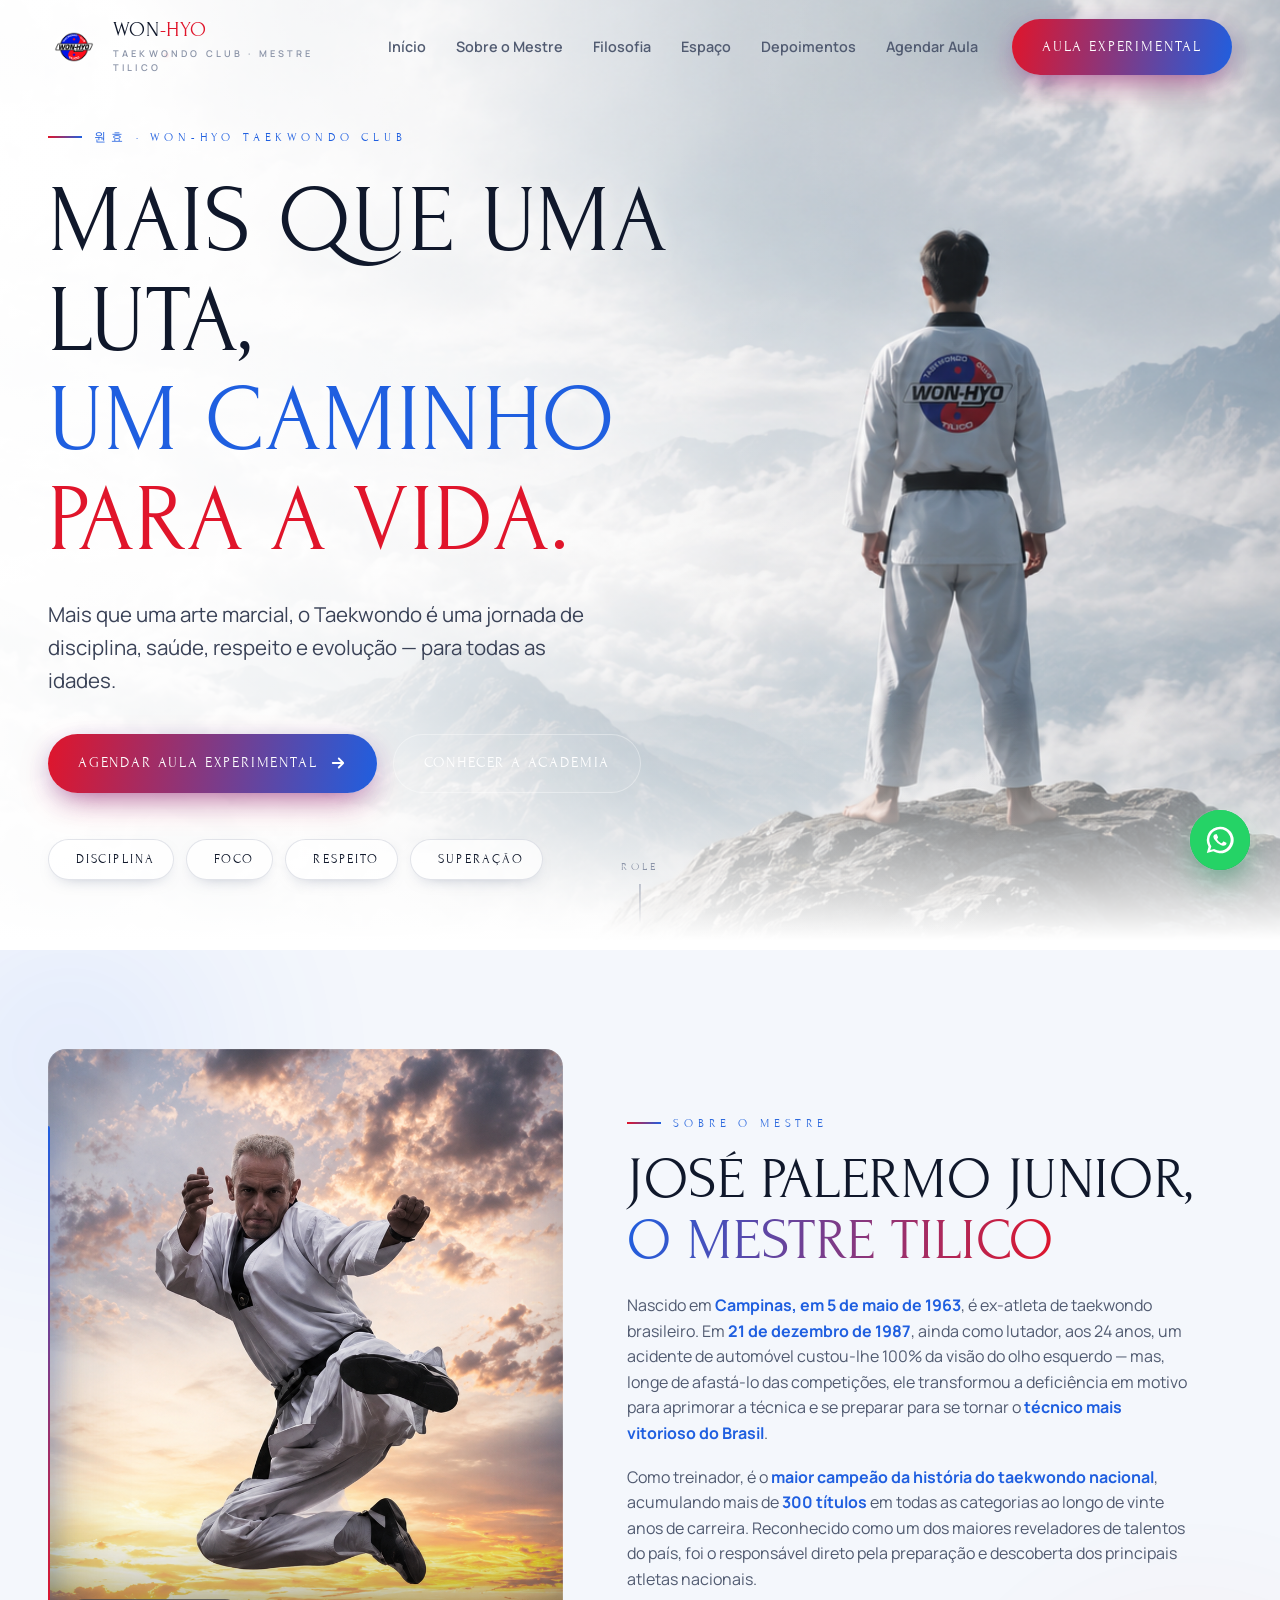
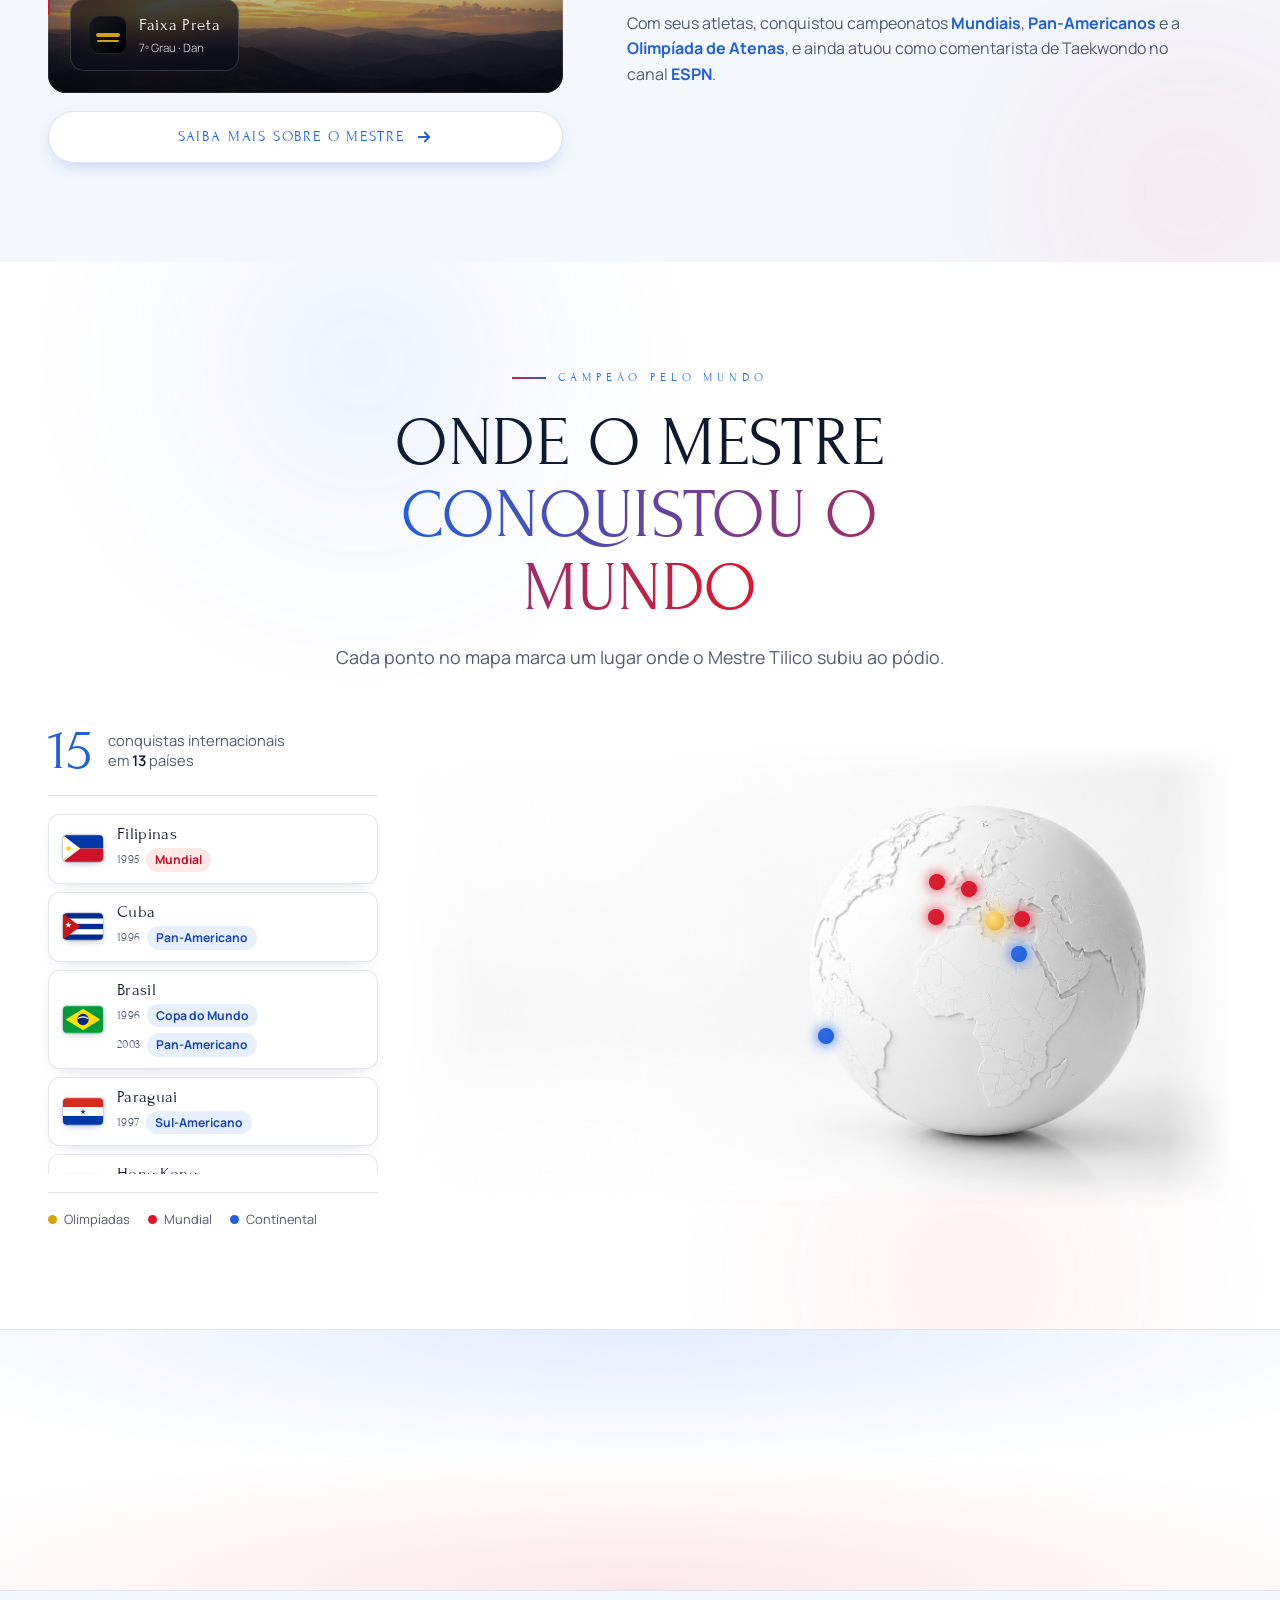
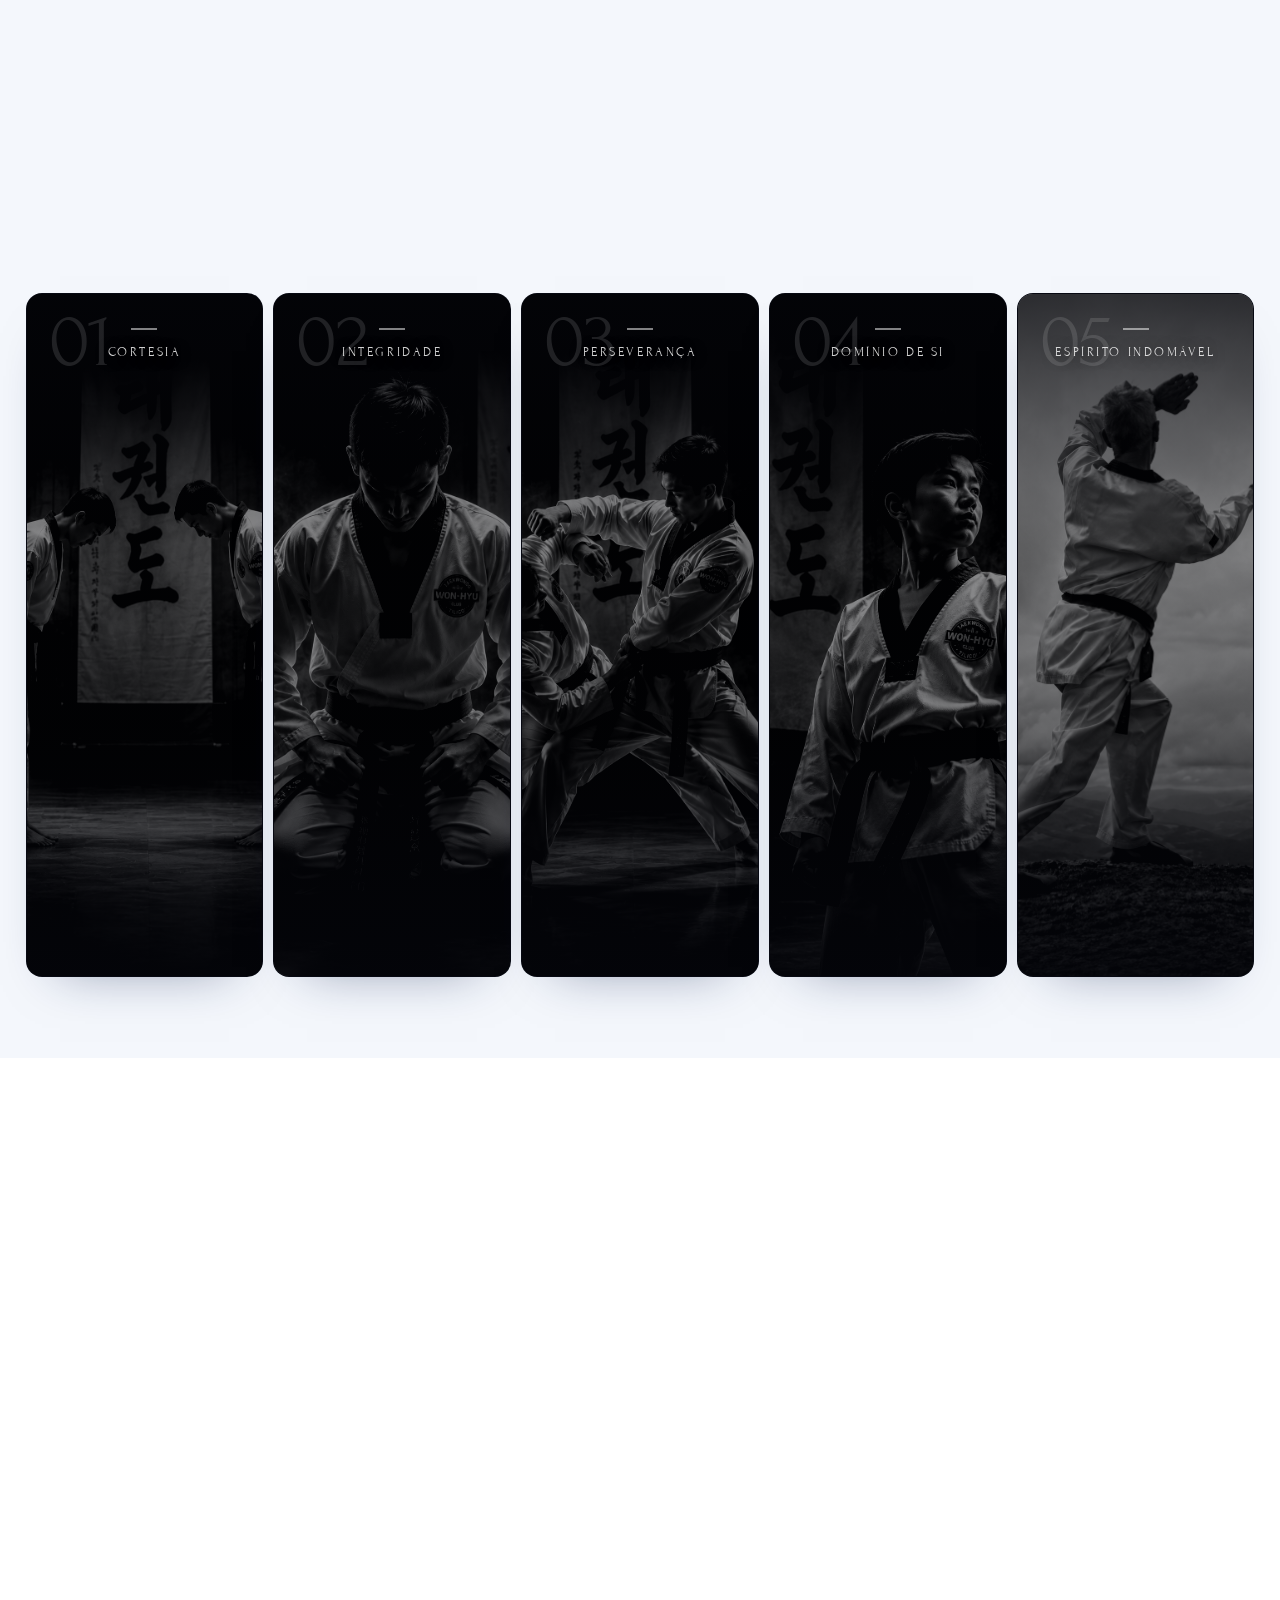
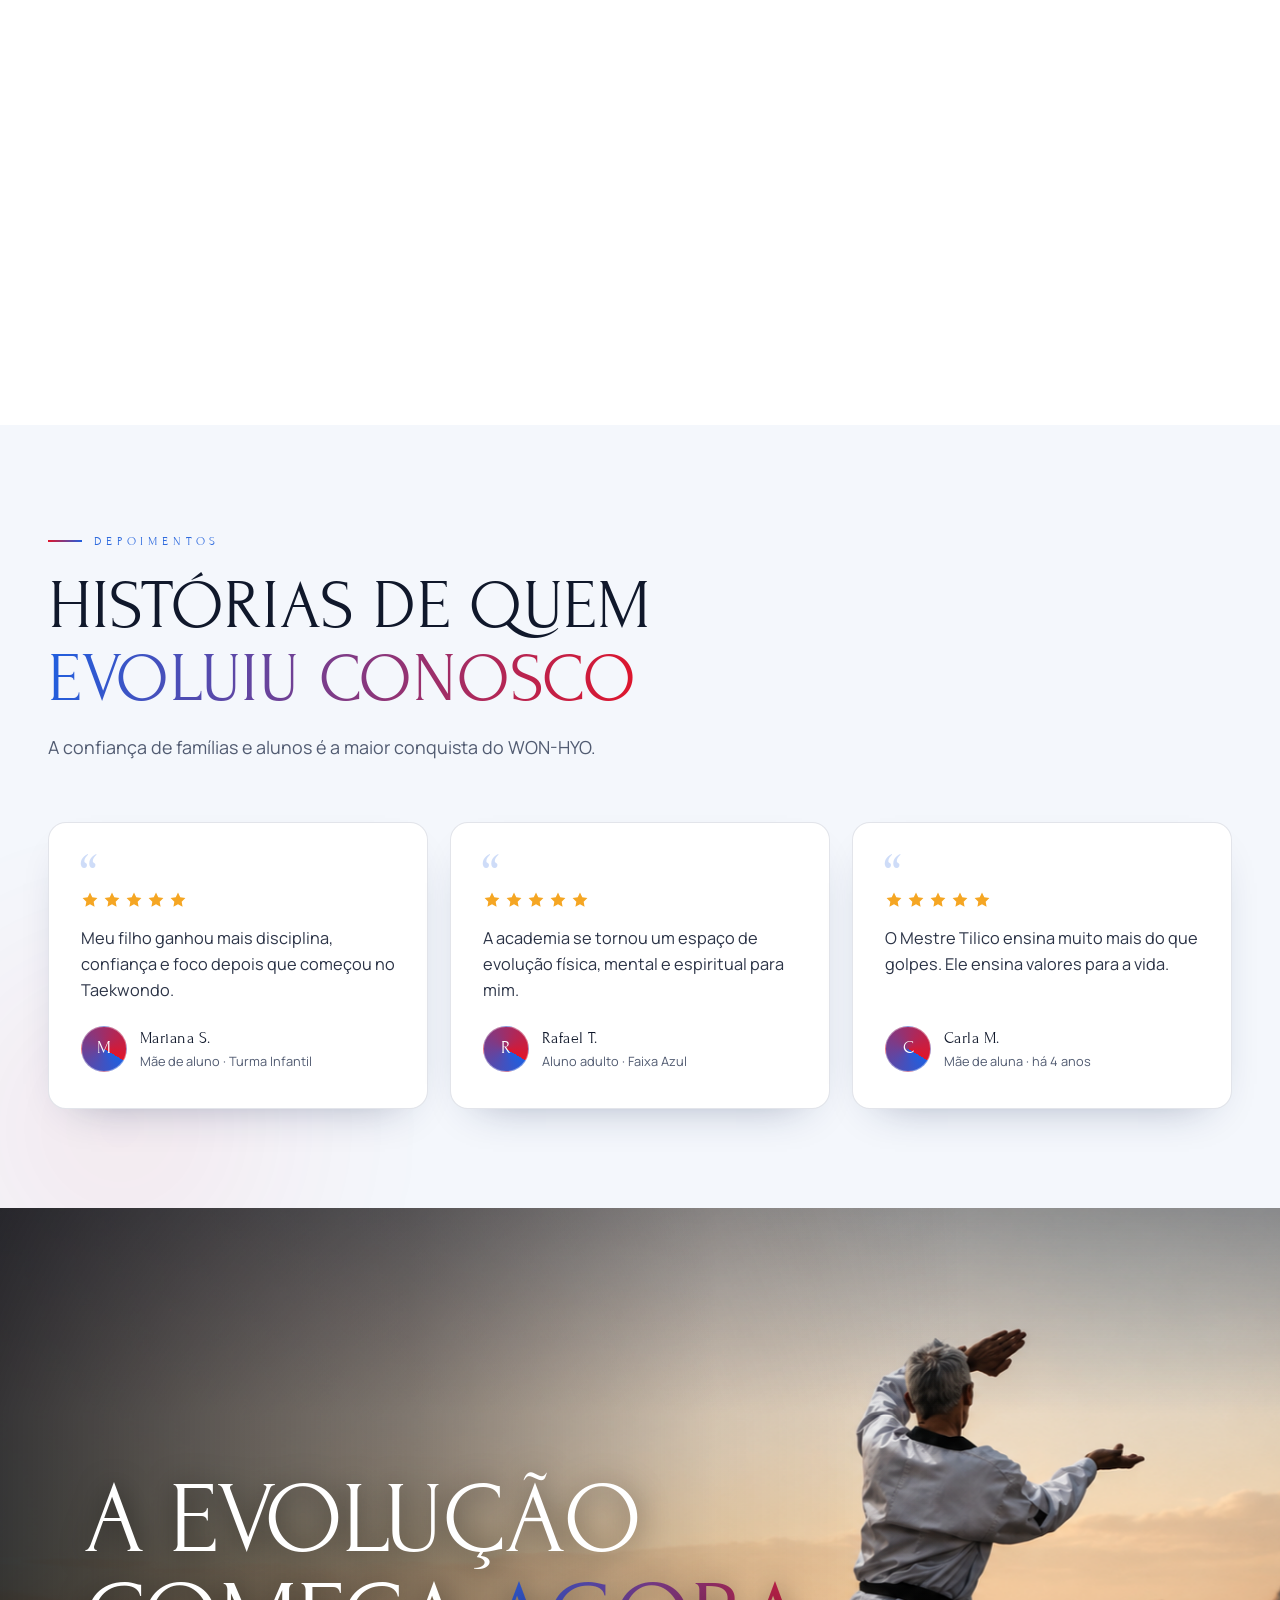
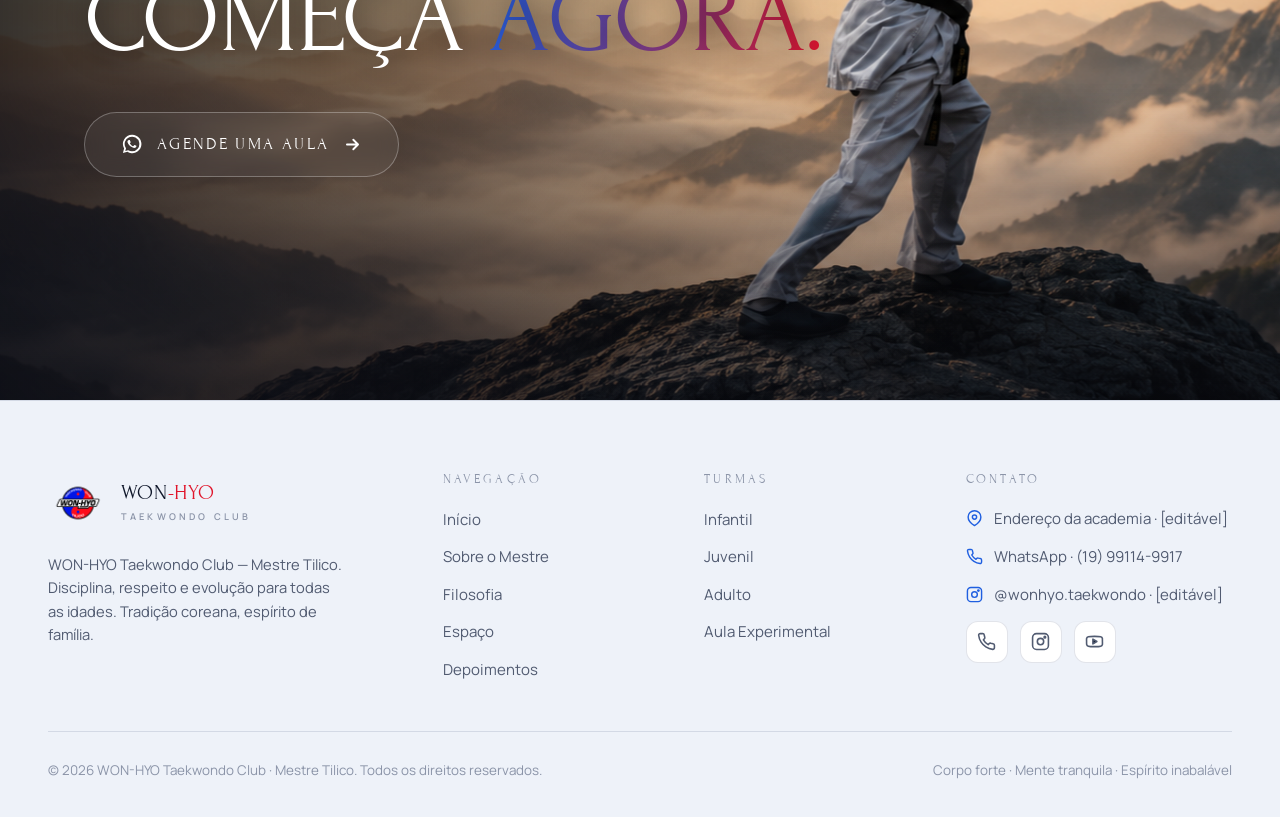
<file: index.html>
<!DOCTYPE html>
<html lang="pt-BR">
<head>
<meta charset="UTF-8" />
<meta name="viewport" content="width=device-width, initial-scale=1.0" />
<title>WON-HYO Taekwondo Club · Mestre Tilico</title>
<meta name="description" content="WON-HYO Taekwondo Club do Mestre Tilico. Corpo forte, mente tranquila, espírito inabalável. Agende sua aula experimental." />
<link rel="preconnect" href="https://fonts.googleapis.com" />
<link rel="preconnect" href="https://fonts.gstatic.com" crossorigin />
<link href="https://fonts.googleapis.com/css2?family=Forum&family=Manrope:wght@300;400;500;600;700&display=swap" rel="stylesheet" />
<link rel="stylesheet" href="styles.css" />
</head>
<body>

<!-- ============================================================
     HEADER FIXO
     ============================================================ -->
<header class="header">
  <div class="wrap">
    <a href="#inicio" class="brand" aria-label="WON-HYO Taekwondo Club">
      <img class="brand-logo" src="assets/logo-wonhyo.png" alt="WON-HYO Taekwondo Club Tilico" />
      <span class="brand-text">
        <span class="brand-name">WON<span>-HYO</span></span>
        <span class="brand-sub">Taekwondo Club · Mestre Tilico</span>
      </span>
    </a>

    <nav class="nav" aria-label="Navegação principal">
      <ul class="nav-links">
        <li><a href="#inicio">Início</a></li>
        <li><a href="#mestre">Sobre o Mestre</a></li>
        <li><a href="#filosofia">Filosofia</a></li>
        <li><a href="#espaco">Espaço</a></li>
        <li><a href="#depoimentos">Depoimentos</a></li>
        <li><a href="#agendar">Agendar Aula</a></li>
      </ul>
      <a href="#agendar" class="btn btn-primary">Aula Experimental</a>
    </nav>

    <button class="burger" aria-label="Abrir menu" aria-expanded="false">
      <span></span><span></span><span></span>
    </button>
  </div>
</header>

<!-- Menu mobile (overlay) -->
<div class="mobile-menu" role="dialog" aria-label="Menu de navegação">
  <a href="#inicio">Início</a>
  <a href="#mestre">Sobre o Mestre</a>
  <a href="#filosofia">Filosofia</a>
  <a href="#espaco">Espaço</a>
  <a href="#depoimentos">Depoimentos</a>
  <a href="#agendar">Agendar Aula</a>
  <a href="#agendar" class="btn btn-primary">Aula Experimental</a>
</div>

<!-- ============================================================
     1. HERO
     ============================================================ -->
<section class="hero" id="inicio">
  <!-- Imagem de fundo (placeholder substituível: assets/hero.png) -->
  <div class="hero-bg">
    <img src="assets/hero-montanha.jpg" alt="Atleta do WON-HYO no topo da montanha, acima das nuvens" />
  </div>
  <!-- Partículas / luz -->
  <canvas id="particles" aria-hidden="true"></canvas>

  <div class="wrap">
    <div class="hero-content">
      <span class="eyebrow hero-tag">원효 · Won-Hyo Taekwondo Club</span>
      <h1>
        <span class="l">Mais que uma luta,</span>
        <span class="l">um caminho</span>
        <span class="l">para a vida.</span>
      </h1>
      <p class="hero-sub">
        Mais que uma arte marcial, o Taekwondo é uma jornada de disciplina,
        saúde, respeito e evolução — para todas as idades.
      </p>
      <div class="hero-actions">
        <a href="#agendar" class="btn btn-primary">
          Agendar Aula Experimental
          <svg viewBox="0 0 24 24" fill="none" stroke="currentColor" stroke-width="2.4" stroke-linecap="round" stroke-linejoin="round"><path d="M5 12h14M13 6l6 6-6 6"/></svg>
        </a>
        <a href="#mestre" class="btn btn-ghost">Conhecer a Academia</a>
      </div>

      <div class="hero-values">
        <span class="pill"><span class="dot" style="background:var(--blue-soft)"></span>Disciplina</span>
        <span class="pill"><span class="dot" style="background:var(--red-soft)"></span>Foco</span>
        <span class="pill"><span class="dot" style="background:var(--blue-soft)"></span>Respeito</span>
        <span class="pill"><span class="dot" style="background:var(--red-soft)"></span>Superação</span>
      </div>
    </div>
  </div>

  <div class="scroll-hint" aria-hidden="true">
    <span>Role</span>
    <span class="bar"></span>
  </div>
</section>

<!-- ============================================================
     2. SOBRE O MESTRE TILICO
     ============================================================ -->
<section class="section master" id="mestre">
  <span class="glow glow-blue"></span>
  <span class="glow glow-red"></span>
  <div class="wrap">
    <div class="master-grid">
      <!-- Foto + botão Saiba mais -->
      <div class="master-aside reveal">
        <div class="master-photo">
          <img src="assets/mestre-tilico.jpg" alt="Mestre Tilico em salto de Taekwondo ao pôr do sol" class="master-img" />
          <div class="frame-glow"></div>
          <div class="master-badge">
            <span class="belt" aria-hidden="true"></span>
            <span>
              <b>Faixa Preta</b>
              <small>7º Grau · Dan</small>
            </span>
          </div>
        </div>
        <button class="btn btn-ghost on-light master-more" data-open-modal="mestre-modal">
          Saiba mais sobre o Mestre
          <svg viewBox="0 0 24 24" fill="none" stroke="currentColor" stroke-width="2.4" stroke-linecap="round" stroke-linejoin="round"><path d="M5 12h14M13 6l6 6-6 6"/></svg>
        </button>
      </div>

      <!-- Texto -->
      <div class="master-text">
        <span class="eyebrow reveal">Sobre o Mestre</span>
        <h2 class="reveal" data-delay="1">José Palermo Junior, <span class="text-grad">o Mestre Tilico</span></h2>
        <p class="reveal" data-delay="2">
          Nascido em <strong>Campinas, em 5 de maio de 1963</strong>, é ex-atleta de
          taekwondo brasileiro. Em <strong>21 de dezembro de 1987</strong>, ainda como lutador,
          aos 24 anos, um acidente de automóvel custou-lhe 100% da visão do olho esquerdo —
          mas, longe de afastá-lo das competições, ele transformou a deficiência em
          motivo para aprimorar a técnica e se preparar para se tornar o
          <strong>técnico mais vitorioso do Brasil</strong>.
        </p>
        <p class="reveal" data-delay="3">
          Como treinador, é o <strong>maior campeão da história do taekwondo nacional</strong>,
          acumulando mais de <strong>300 títulos</strong> em todas as categorias ao longo de
          vinte anos de carreira. Reconhecido como um dos maiores reveladores de talentos
          do país, foi o responsável direto pela preparação e descoberta dos principais
          atletas nacionais.
        </p>
        <p class="reveal" data-delay="4">
          Com seus atletas, conquistou campeonatos <strong>Mundiais</strong>,
          <strong>Pan-Americanos</strong> e a <strong>Olimpíada de Atenas</strong>, e ainda
          atuou como comentarista de Taekwondo no canal <strong>ESPN</strong>.
        </p>
      </div>
    </div>
  </div>
</section>

<!-- ============================================================
     2.5 CAMPEÃO PELO MUNDO · MAPA
     ============================================================ -->
<section class="section champmap" id="conquistas">
  <span class="glow glow-blue"></span>
  <span class="glow glow-red"></span>
  <div class="wrap">
    <div class="section-head champ-head reveal">
      <span class="eyebrow">Campeão pelo Mundo</span>
      <h2>Onde o Mestre <span class="text-grad">conquistou o mundo</span></h2>
      <p>Cada ponto no mapa marca um lugar onde o Mestre Tilico subiu ao pódio.</p>
    </div>

    <div class="map-wrap reveal" data-delay="1">
      <div class="champ-grid">
        <div class="world-globe" id="world-globe">
          <img class="globe-img" src="assets/globo.jpg" alt="Globo terrestre" />
          <div class="map-markers" id="map-markers"></div>
        </div>
        <aside class="champ-panel">
          <div class="champ-summary">
            <span class="cs-num"><b id="champ-count">0</b></span>
            <span class="cs-txt">conquistas internacionais<br>em <b id="champ-places">0</b> países</span>
          </div>
          <ul class="champ-list" id="champ-list"></ul>
          <div class="champ-legend">
            <span><i class="lg-dot t-gold"></i>Olimpíadas</span>
            <span><i class="lg-dot t-red"></i>Mundial</span>
            <span><i class="lg-dot t-blue"></i>Continental</span>
          </div>
        </aside>
      </div>
    </div>
  </div>
</section>

<!-- ============================================================
     3. KPIs / NÚMEROS
     ============================================================ -->
<section class="section kpis" style="padding-top:0;padding-bottom:0;">
  <div class="wrap" style="padding-top:64px;padding-bottom:64px;">
    <div class="kpi-grid">
      <div class="kpi reveal">
        <div class="num"><span class="pre">+</span><span data-count="300">0</span></div>
        <div class="label">Títulos conquistados</div>
      </div>
      <div class="kpi reveal" data-delay="1">
        <div class="num"><span class="pre">+</span><span data-count="20">0</span></div>
        <div class="label">Anos de carreira</div>
      </div>
      <div class="kpi reveal" data-delay="2">
        <div class="num"><span data-count="13">0</span></div>
        <div class="label">Países com pódio</div>
      </div>
      <div class="kpi reveal" data-delay="3">
        <div class="num">#1</div>
        <div class="label">Maior campeão do Brasil</div>
      </div>
    </div>
  </div>
</section>

<!-- ============================================================
     4. FILOSOFIA, BENEFÍCIOS E HISTÓRIA
     ============================================================ -->
<section class="section philosophy" id="filosofia">
  <div class="wrap">
    <div class="section-head philo-head reveal">
      <span class="eyebrow">Filosofia WON-HYO</span>
      <h2>O espírito do <span class="text-grad">Taekwondo</span></h2>
      <p>Os cinco princípios que guiam cada aluno dentro e fora do tatame.</p>
    </div>
  </div>

  <div class="pillars reveal" data-delay="1">
    <a class="pillar" href="#agendar" style="--bg:url('assets/valor-02-respeito.jpg')">
      <span class="pillar-img" role="img" aria-label="Praticantes realizando reverência"></span>
      <span class="pillar-shade"></span>
      <span class="pillar-num">01</span>
      <span class="pillar-top">
        <span class="pillar-rule"></span>
        <span class="pillar-title">Cortesia</span>
      </span>
      <span class="pillar-words"><b>Ye Ui · 예의</b><b>Respeito.</b><b>Gentileza.</b></span>
    </a>

    <a class="pillar" href="#agendar" style="--bg:url('assets/valor-01-disciplina.jpg')">
      <span class="pillar-img" role="img" aria-label="Aluno em meditação"></span>
      <span class="pillar-shade"></span>
      <span class="pillar-num">02</span>
      <span class="pillar-top">
        <span class="pillar-rule"></span>
        <span class="pillar-title">Integridade</span>
      </span>
      <span class="pillar-words"><b>Yom Chi · 염치</b><b>Honestidade.</b><b>Honra.</b></span>
    </a>

    <a class="pillar" href="#agendar" style="--bg:url('assets/valor-03-defesa.jpg')">
      <span class="pillar-img" role="img" aria-label="Demonstração de técnica"></span>
      <span class="pillar-shade"></span>
      <span class="pillar-num">03</span>
      <span class="pillar-top">
        <span class="pillar-rule"></span>
        <span class="pillar-title">Perseverança</span>
      </span>
      <span class="pillar-words"><b>In Nae · 인내</b><b>Paciência.</b><b>Determinação.</b></span>
    </a>

    <a class="pillar" href="#agendar" style="--bg:url('assets/valor-04-autoconfianca.jpg')">
      <span class="pillar-img" role="img" aria-label="Faixa preta concentrado"></span>
      <span class="pillar-shade"></span>
      <span class="pillar-num">04</span>
      <span class="pillar-top">
        <span class="pillar-rule"></span>
        <span class="pillar-title">Domínio de Si</span>
      </span>
      <span class="pillar-words"><b>Guk Gi · 극기</b><b>Autocontrole.</b><b>Equilíbrio.</b></span>
    </a>

    <a class="pillar" href="#agendar" style="--bg:url('assets/mestre-montanha.jpg')">
      <span class="pillar-img" role="img" aria-label="Mestre Tilico em pose firme"></span>
      <span class="pillar-shade"></span>
      <span class="pillar-num">05</span>
      <span class="pillar-top">
        <span class="pillar-rule"></span>
        <span class="pillar-title">Espírito Indomável</span>
      </span>
      <span class="pillar-words"><b>Baekjul Boolgool · 백절불굴</b><b>Coragem.</b><b>Nunca desistir.</b></span>
    </a>
  </div>
</section>

<!-- ============================================================
     5. EQUIPE, FAMÍLIA E ESPAÇO
     ============================================================ -->
<section class="section community" id="espaco">
  <div class="wrap">
    <div class="section-head reveal">
      <span class="eyebrow">Comunidade</span>
      <h2>Mais que uma academia. <span class="text-grad">Uma família.</span></h2>
      <p>Um espaço seguro, disciplinado e acolhedor, com turmas para crianças, jovens e adultos — onde cada aluno encontra o seu lugar.</p>
    </div>
  </div>

  <!-- Carrossel em movimento contínuo (pausa ao passar o mouse) -->
  <div class="carousel reveal" data-delay="1" aria-label="Galeria da comunidade WON-HYO">
    <div class="carousel-track" id="community-track">
      <figure class="cslide">
        <img src="assets/mestre-treino-dojo.jpg" alt="Treino no dojô WON-HYO" />
        <figcaption class="meta"><b>Espaço de Treino</b><small>Dojô amplo e profissional</small></figcaption>
      </figure>
      <figure class="cslide">
        <div class="ph"><span class="ph-label">turma-infantil.jpg</span></div>
        <figcaption class="meta"><b>Turma Infantil</b><small>Disciplina desde cedo</small></figcaption>
      </figure>
      <figure class="cslide">
        <div class="ph"><span class="ph-label">equipe-professores.jpg</span></div>
        <figcaption class="meta"><b>Equipe</b><small>Professores dedicados</small></figcaption>
      </figure>
      <figure class="cslide">
        <div class="ph"><span class="ph-label">alunos-treinando.jpg</span></div>
        <figcaption class="meta"><b>Alunos em Treino</b><small>Jovens e adultos</small></figcaption>
      </figure>
      <figure class="cslide">
        <img src="assets/espaco-hall.jpg" alt="Hall de troféus e certificados do Mestre Tilico" />
        <figcaption class="meta"><b>Hall de Troféus</b><small>Certificados, medalhas e conquistas</small></figcaption>
      </figure>
      <figure class="cslide">
        <div class="ph"><span class="ph-label">turma-adulto.jpg</span></div>
        <figcaption class="meta"><b>Turma Adulto</b><small>Técnica e condicionamento</small></figcaption>
      </figure>
      <figure class="cslide">
        <div class="ph"><span class="ph-label">confraternizacao.jpg</span></div>
        <figcaption class="meta"><b>Família WON-HYO</b><small>Espírito de equipe</small></figcaption>
      </figure>
    </div>
  </div>
</section>

<!-- ============================================================
     6. DEPOIMENTOS
     ============================================================ -->
<section class="section testimonials" id="depoimentos">
  <span class="glow glow-red"></span>
  <div class="wrap">
    <div class="section-head reveal">
      <span class="eyebrow">Depoimentos</span>
      <h2>Histórias de quem <span class="text-grad">evoluiu conosco</span></h2>
      <p>A confiança de famílias e alunos é a maior conquista do WON-HYO.</p>
    </div>

    <div class="t-grid">
      <article class="quote reveal">
        <span class="mark" aria-hidden="true">&ldquo;</span>
        <div class="stars" aria-label="5 estrelas">
          <svg viewBox="0 0 24 24"><path d="M12 2l3 6.3 6.9 1-5 4.9 1.2 6.8L12 17.8 5.9 21l1.2-6.8-5-4.9 6.9-1z"/></svg>
          <svg viewBox="0 0 24 24"><path d="M12 2l3 6.3 6.9 1-5 4.9 1.2 6.8L12 17.8 5.9 21l1.2-6.8-5-4.9 6.9-1z"/></svg>
          <svg viewBox="0 0 24 24"><path d="M12 2l3 6.3 6.9 1-5 4.9 1.2 6.8L12 17.8 5.9 21l1.2-6.8-5-4.9 6.9-1z"/></svg>
          <svg viewBox="0 0 24 24"><path d="M12 2l3 6.3 6.9 1-5 4.9 1.2 6.8L12 17.8 5.9 21l1.2-6.8-5-4.9 6.9-1z"/></svg>
          <svg viewBox="0 0 24 24"><path d="M12 2l3 6.3 6.9 1-5 4.9 1.2 6.8L12 17.8 5.9 21l1.2-6.8-5-4.9 6.9-1z"/></svg>
        </div>
        <p>Meu filho ganhou mais disciplina, confiança e foco depois que começou no Taekwondo.</p>
        <div class="who">
          <span class="avatar">M</span>
          <span><b>Mariana S.</b><small>Mãe de aluno · Turma Infantil</small></span>
        </div>
      </article>

      <article class="quote reveal" data-delay="1">
        <span class="mark" aria-hidden="true">&ldquo;</span>
        <div class="stars" aria-label="5 estrelas">
          <svg viewBox="0 0 24 24"><path d="M12 2l3 6.3 6.9 1-5 4.9 1.2 6.8L12 17.8 5.9 21l1.2-6.8-5-4.9 6.9-1z"/></svg>
          <svg viewBox="0 0 24 24"><path d="M12 2l3 6.3 6.9 1-5 4.9 1.2 6.8L12 17.8 5.9 21l1.2-6.8-5-4.9 6.9-1z"/></svg>
          <svg viewBox="0 0 24 24"><path d="M12 2l3 6.3 6.9 1-5 4.9 1.2 6.8L12 17.8 5.9 21l1.2-6.8-5-4.9 6.9-1z"/></svg>
          <svg viewBox="0 0 24 24"><path d="M12 2l3 6.3 6.9 1-5 4.9 1.2 6.8L12 17.8 5.9 21l1.2-6.8-5-4.9 6.9-1z"/></svg>
          <svg viewBox="0 0 24 24"><path d="M12 2l3 6.3 6.9 1-5 4.9 1.2 6.8L12 17.8 5.9 21l1.2-6.8-5-4.9 6.9-1z"/></svg>
        </div>
        <p>A academia se tornou um espaço de evolução física, mental e espiritual para mim.</p>
        <div class="who">
          <span class="avatar">R</span>
          <span><b>Rafael T.</b><small>Aluno adulto · Faixa Azul</small></span>
        </div>
      </article>

      <article class="quote reveal" data-delay="2">
        <span class="mark" aria-hidden="true">&ldquo;</span>
        <div class="stars" aria-label="5 estrelas">
          <svg viewBox="0 0 24 24"><path d="M12 2l3 6.3 6.9 1-5 4.9 1.2 6.8L12 17.8 5.9 21l1.2-6.8-5-4.9 6.9-1z"/></svg>
          <svg viewBox="0 0 24 24"><path d="M12 2l3 6.3 6.9 1-5 4.9 1.2 6.8L12 17.8 5.9 21l1.2-6.8-5-4.9 6.9-1z"/></svg>
          <svg viewBox="0 0 24 24"><path d="M12 2l3 6.3 6.9 1-5 4.9 1.2 6.8L12 17.8 5.9 21l1.2-6.8-5-4.9 6.9-1z"/></svg>
          <svg viewBox="0 0 24 24"><path d="M12 2l3 6.3 6.9 1-5 4.9 1.2 6.8L12 17.8 5.9 21l1.2-6.8-5-4.9 6.9-1z"/></svg>
          <svg viewBox="0 0 24 24"><path d="M12 2l3 6.3 6.9 1-5 4.9 1.2 6.8L12 17.8 5.9 21l1.2-6.8-5-4.9 6.9-1z"/></svg>
        </div>
        <p>O Mestre Tilico ensina muito mais do que golpes. Ele ensina valores para a vida.</p>
        <div class="who">
          <span class="avatar">C</span>
          <span><b>Carla M.</b><small>Mãe de aluna · há 4 anos</small></span>
        </div>
      </article>
    </div>
  </div>
</section>

<!-- ============================================================
     7. CTA FINAL
     ============================================================ -->
<section class="cta" id="agendar">
  <div class="cta-bg" aria-hidden="true">
    <img src="assets/cta-montanha.jpg" alt="Mestre em pose de Taekwondo no topo da montanha ao nascer do sol" />
  </div>
  <canvas id="cta-particles" aria-hidden="true"></canvas>
  <div class="cta-inner">
    <span class="eyebrow cta-eyebrow reveal" style="justify-content:center;">WON-HYO Taekwondo Club</span>
    <h2 class="cta-title reveal" data-delay="1">A evolução<br>começa <span class="text-grad">agora.</span></h2>
    <a href="https://wa.me/5519991149917?text=Ol%C3%A1!%20Quero%20agendar%20uma%20aula%20experimental%20no%20WON-HYO." target="_blank" rel="noopener" class="cta-wa reveal" data-delay="2">
      <svg viewBox="0 0 24 24" fill="currentColor" aria-hidden="true"><path d="M12 2a10 10 0 0 0-8.6 15l-1.3 4.8 4.9-1.3A10 10 0 1 0 12 2zm0 18a8 8 0 0 1-4.1-1.1l-.3-.2-2.9.8.8-2.8-.2-.3A8 8 0 1 1 12 20zm4.4-6c-.2-.1-1.4-.7-1.6-.8s-.4-.1-.5.1-.6.8-.8 1-.3.2-.5.1a6.5 6.5 0 0 1-1.9-1.2 7.3 7.3 0 0 1-1.3-1.7c-.1-.2 0-.4.1-.5l.4-.4.2-.4v-.4l-.8-1.8c-.2-.5-.4-.4-.5-.4h-.5a1 1 0 0 0-.7.3A2.8 2.8 0 0 0 7 9.3a4.9 4.9 0 0 0 1 2.6 11 11 0 0 0 4.2 3.7c.6.3 1 .4 1.4.5a3.3 3.3 0 0 0 1.5.1c.5-.1 1.4-.6 1.6-1.1s.2-1 .1-1.1z"/></svg>
      <span>Agende uma aula</span>
      <svg class="arr" viewBox="0 0 24 24" fill="none" stroke="currentColor" stroke-width="2.4" stroke-linecap="round" stroke-linejoin="round"><path d="M5 12h14M13 6l6 6-6 6"/></svg>
    </a>
  </div>
</section>

<!-- ============================================================
     8. FOOTER
     ============================================================ -->
<footer class="footer">
  <div class="wrap">
    <div class="footer-grid">
      <div class="footer-about">
        <a href="#inicio" class="brand">
          <img class="brand-logo" src="assets/logo-wonhyo.png" alt="WON-HYO Taekwondo Club Tilico" />
          <span class="brand-text">
            <span class="brand-name">WON<span>-HYO</span></span>
            <span class="brand-sub">Taekwondo Club</span>
          </span>
        </a>
        <p>WON-HYO Taekwondo Club — Mestre Tilico. Disciplina, respeito e evolução para todas as idades. Tradição coreana, espírito de família.</p>
      </div>

      <div>
        <h4>NAVEGAÇÃO</h4>
        <ul>
          <li><a href="#inicio">Início</a></li>
          <li><a href="#mestre">Sobre o Mestre</a></li>
          <li><a href="#filosofia">Filosofia</a></li>
          <li><a href="#espaco">Espaço</a></li>
          <li><a href="#depoimentos">Depoimentos</a></li>
        </ul>
      </div>

      <div>
        <h4>TURMAS</h4>
        <ul>
          <li><a href="#agendar">Infantil</a></li>
          <li><a href="#agendar">Juvenil</a></li>
          <li><a href="#agendar">Adulto</a></li>
          <li><a href="#agendar">Aula Experimental</a></li>
        </ul>
      </div>

      <div>
        <h4>CONTATO</h4>
        <div class="contact-row">
          <svg viewBox="0 0 24 24" fill="none" stroke-width="2" stroke-linecap="round" stroke-linejoin="round"><path d="M21 10c0 7-9 12-9 12s-9-5-9-12a9 9 0 0 1 18 0z"/><circle cx="12" cy="10" r="3"/></svg>
          <span>Endereço da academia · [editável]</span>
        </div>
        <div class="contact-row">
          <svg viewBox="0 0 24 24" fill="none" stroke-width="2" stroke-linecap="round" stroke-linejoin="round"><path d="M22 16.9v3a2 2 0 0 1-2.2 2 19.8 19.8 0 0 1-8.6-3.1 19.5 19.5 0 0 1-6-6 19.8 19.8 0 0 1-3.1-8.7A2 2 0 0 1 4.1 2h3a2 2 0 0 1 2 1.7c.1 1 .4 1.9.7 2.8a2 2 0 0 1-.5 2.1L8.1 9.9a16 16 0 0 0 6 6l1.3-1.3a2 2 0 0 1 2.1-.4c.9.3 1.8.5 2.8.6a2 2 0 0 1 1.7 2z"/></svg>
          <span>WhatsApp · (19) 99114-9917</span>
        </div>
        <div class="contact-row">
          <svg viewBox="0 0 24 24" fill="none" stroke-width="2" stroke-linecap="round" stroke-linejoin="round"><rect x="2" y="2" width="20" height="20" rx="5"/><circle cx="12" cy="12" r="4"/><circle cx="17.5" cy="6.5" r="1"/></svg>
          <span>@wonhyo.taekwondo · [editável]</span>
        </div>
        <div class="socials">
          <a href="https://wa.me/5519991149917" target="_blank" rel="noopener" aria-label="WhatsApp"><svg viewBox="0 0 24 24" fill="none" stroke-width="2" stroke-linecap="round" stroke-linejoin="round"><path d="M22 16.9v3a2 2 0 0 1-2.2 2 19.8 19.8 0 0 1-8.6-3.1 19.5 19.5 0 0 1-6-6 19.8 19.8 0 0 1-3.1-8.7A2 2 0 0 1 4.1 2h3a2 2 0 0 1 2 1.7c.1 1 .4 1.9.7 2.8a2 2 0 0 1-.5 2.1L8.1 9.9a16 16 0 0 0 6 6l1.3-1.3a2 2 0 0 1 2.1-.4c.9.3 1.8.5 2.8.6a2 2 0 0 1 1.7 2z"/></svg></a>
          <a href="#" aria-label="Instagram"><svg viewBox="0 0 24 24" fill="none" stroke-width="2" stroke-linecap="round" stroke-linejoin="round"><rect x="2" y="2" width="20" height="20" rx="5"/><circle cx="12" cy="12" r="4"/><circle cx="17.5" cy="6.5" r="1"/></svg></a>
          <a href="#" aria-label="YouTube"><svg viewBox="0 0 24 24" fill="none" stroke-width="2" stroke-linecap="round" stroke-linejoin="round"><path d="M22 8.2a3 3 0 0 0-2.1-2.1C18 5.5 12 5.5 12 5.5s-6 0-7.9.6A3 3 0 0 0 2 8.2 31 31 0 0 0 2 12a31 31 0 0 0 .1 3.8 3 3 0 0 0 2.1 2.1c1.9.6 7.8.6 7.8.6s6 0 7.9-.6a3 3 0 0 0 2.1-2.1A31 31 0 0 0 22 12a31 31 0 0 0-.1-3.8z"/><path d="M10 15l5-3-5-3z" fill="currentColor"/></svg></a>
        </div>
      </div>
    </div>

    <div class="footer-bottom">
      <span>© <span id="year">2026</span> WON-HYO Taekwondo Club · Mestre Tilico. Todos os direitos reservados.</span>
      <span>Corpo forte · Mente tranquila · Espírito inabalável</span>
    </div>
  </div>
</footer>

<!-- ============================================================
     MODAL · SOBRE O MESTRE TILICO
     ============================================================ -->
<div class="modal" id="mestre-modal" aria-hidden="true" role="dialog" aria-modal="true" aria-labelledby="mestre-modal-title">
  <div class="modal-backdrop" data-close-modal></div>

  <div class="modal-card" role="document">
    <button class="modal-close" data-close-modal aria-label="Fechar">
      <svg viewBox="0 0 24 24" fill="none" stroke="currentColor" stroke-width="2.2" stroke-linecap="round" stroke-linejoin="round"><path d="M18 6 6 18M6 6l12 12"/></svg>
    </button>

    <!-- Cabeçalho -->
    <div class="modal-head">
      <span class="eyebrow">Perfil do Mestre</span>
      <h2 id="mestre-modal-title">Mestre Tilico</h2>
      <p>José Palermo Junior — o maior campeão da história do taekwondo brasileiro: mais de 300 títulos em vinte anos de carreira.</p>
    </div>

    <div class="modal-cols">
      <!-- ESQUERDA · Galeria de fotos (rola) -->
      <div class="modal-left">
        <h3 class="modal-subtitle"><span class="bar"></span>Galeria de Fotos</h3>
        <div class="modal-gallery">
          <figure class="mg-item mg-tall">
            <img src="assets/mestre-trofeus.jpg" alt="Coleção de troféus e certificados do Mestre Tilico" />
          </figure>
          <figure class="mg-item mg-tall">
            <img src="assets/mestre-montanha.jpg" alt="Mestre Tilico em pose de Taekwondo no topo da montanha" />
          </figure>
          <figure class="mg-item mg-tall">
            <img src="assets/mestre-treino-dojo.jpg" alt="Mestre Tilico treinando com alunos no dojô WON-HYO" />
          </figure>
          <figure class="mg-item mg-tall">
            <div class="ph"><span class="ph-label">mestre-competicao.jpg</span></div>
          </figure>
          <figure class="mg-item mg-wide">
            <div class="ph"><span class="ph-label">mestre-podio.jpg</span></div>
          </figure>
        </div>
      </div>

      <!-- DIREITA · Currículo / Títulos (fixo) -->
      <aside class="modal-right">
        <h3 class="modal-subtitle"><span class="bar red"></span>Currículo &amp; Títulos</h3>

        <div class="cv-stats">
          <div class="cv-stat"><b class="blue">+20</b><span>Anos de carreira</span></div>
          <div class="cv-stat"><b class="red">+300</b><span>Títulos conquistados</span></div>
          <div class="cv-stat"><b class="blue">#1</b><span>Maior campeão do Brasil</span></div>
        </div>

        <ol class="cv-timeline">
          <li class="cv-entry">
            <span class="cv-year">1963</span>
            <div class="cv-content">
              <b>Nascido em Campinas/SP</b>
              <p>José Palermo Junior nasce em 5 de maio de 1963, futuro Mestre Tilico.</p>
            </div>
          </li>
          <li class="cv-entry">
            <span class="cv-year">1987</span>
            <div class="cv-content">
              <b>A superação de um acidente</b>
              <p>Aos 24 anos perde 100% da visão do olho esquerdo e transforma o desafio em força para aprimorar a técnica.</p>
            </div>
          </li>
          <li class="cv-entry">
            <span class="cv-year">Carreira</span>
            <div class="cv-content">
              <b>Maior campeão do taekwondo nacional</b>
              <p>Mais de 300 títulos em todas as categorias ao longo de vinte anos como treinador.</p>
            </div>
          </li>
          <li class="cv-entry">
            <span class="cv-year">2004</span>
            <div class="cv-content">
              <b>Olimpíadas de Atenas</b>
              <p>Conduziu seus atletas a campeonatos Mundiais, Pan-Americanos e aos Jogos Olímpicos de Atenas.</p>
            </div>
          </li>
          <li class="cv-entry">
            <span class="cv-year">ESPN</span>
            <div class="cv-content">
              <b>Comentarista &amp; revelador de talentos</b>
              <p>Comentarista de Taekwondo no canal ESPN e responsável pela descoberta dos principais atletas nacionais.</p>
            </div>
          </li>
        </ol>

        <div class="cv-cta">
          <a href="#agendar" class="btn btn-primary" data-close-modal>
            Treinar com o Mestre
            <svg viewBox="0 0 24 24" fill="none" stroke="currentColor" stroke-width="2.4" stroke-linecap="round" stroke-linejoin="round"><path d="M5 12h14M13 6l6 6-6 6"/></svg>
          </a>
        </div>
      </aside>
    </div>
  </div>
</div>

<!-- Botão flutuante de WhatsApp -->
<a class="wa-float" href="https://wa.me/5519991149917?text=Ol%C3%A1!%20Quero%20saber%20mais%20sobre%20as%20aulas%20do%20WON-HYO." target="_blank" rel="noopener" aria-label="Fale conosco pelo WhatsApp">
  <span class="wa-pulse" aria-hidden="true"></span>
  <svg viewBox="0 0 24 24" fill="currentColor" aria-hidden="true"><path d="M12 2a10 10 0 0 0-8.6 15l-1.3 4.8 4.9-1.3A10 10 0 1 0 12 2zm0 18a8 8 0 0 1-4.1-1.1l-.3-.2-2.9.8.8-2.8-.2-.3A8 8 0 1 1 12 20zm4.4-6c-.2-.1-1.4-.7-1.6-.8s-.4-.1-.5.1-.6.8-.8 1-.3.2-.5.1a6.5 6.5 0 0 1-1.9-1.2 7.3 7.3 0 0 1-1.3-1.7c-.1-.2 0-.4.1-.5l.4-.4.2-.4v-.4l-.8-1.8c-.2-.5-.4-.4-.5-.4h-.5a1 1 0 0 0-.7.3A2.8 2.8 0 0 0 7 9.3a4.9 4.9 0 0 0 1 2.6 11 11 0 0 0 4.2 3.7c.6.3 1 .4 1.4.5a3.3 3.3 0 0 0 1.5.1c.5-.1 1.4-.6 1.6-1.1s.2-1 .1-1.1z"/></svg>
  <span class="wa-tip">Fale conosco</span>
</a>

<script src="flags.js"></script>
<script src="script.js"></script>
</body>
</html>
</file>
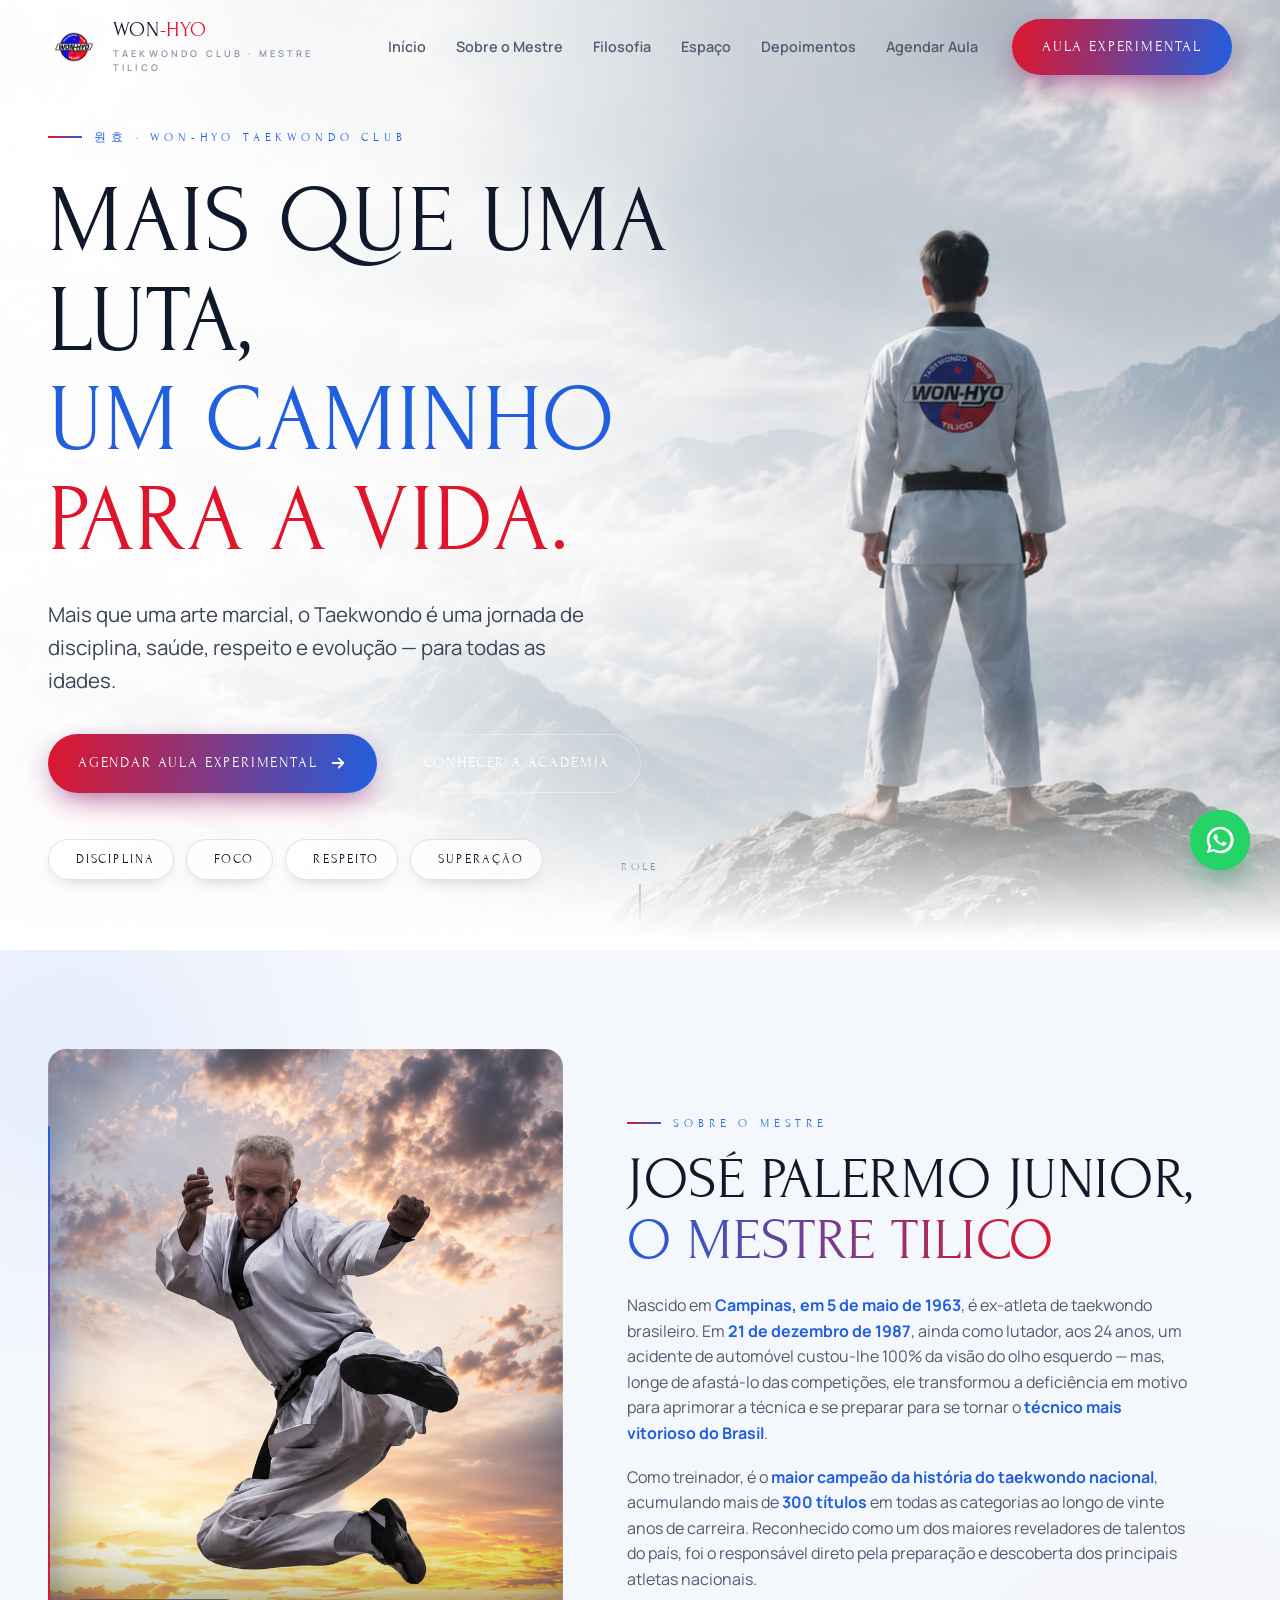
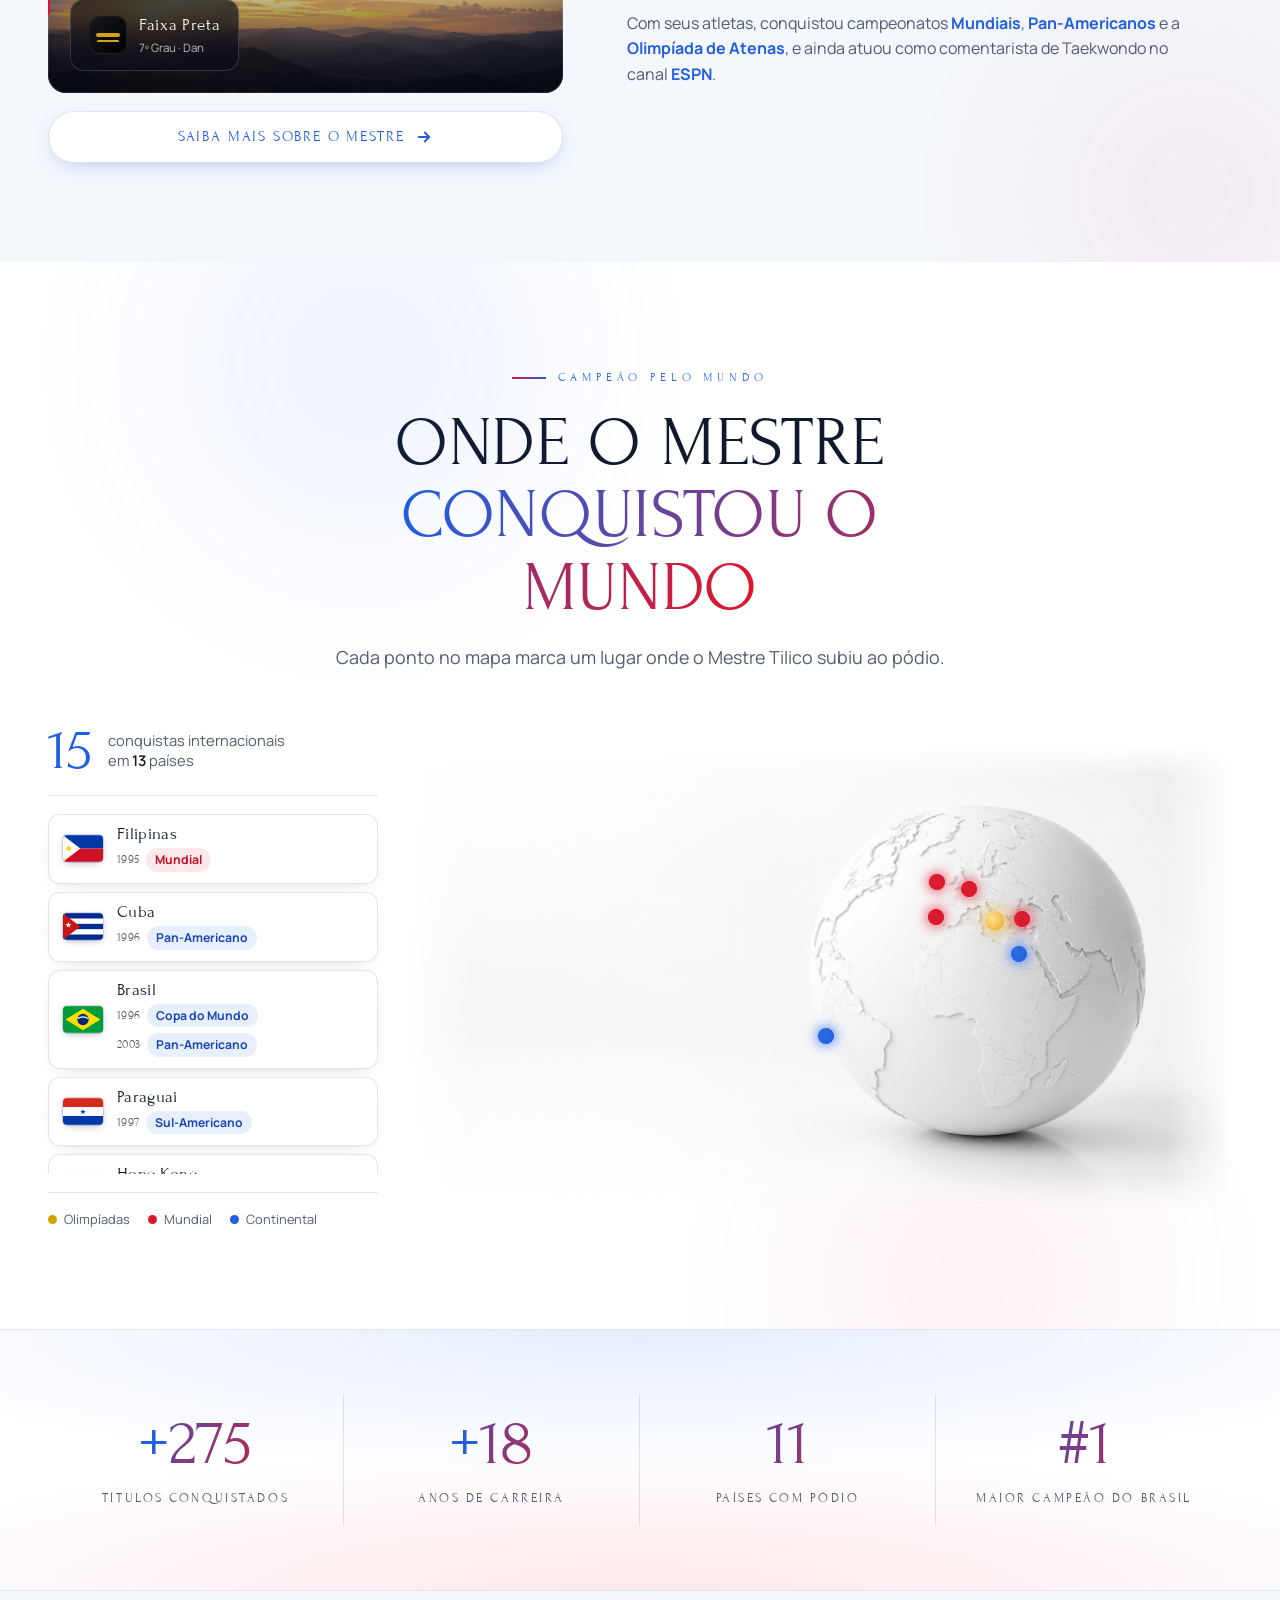
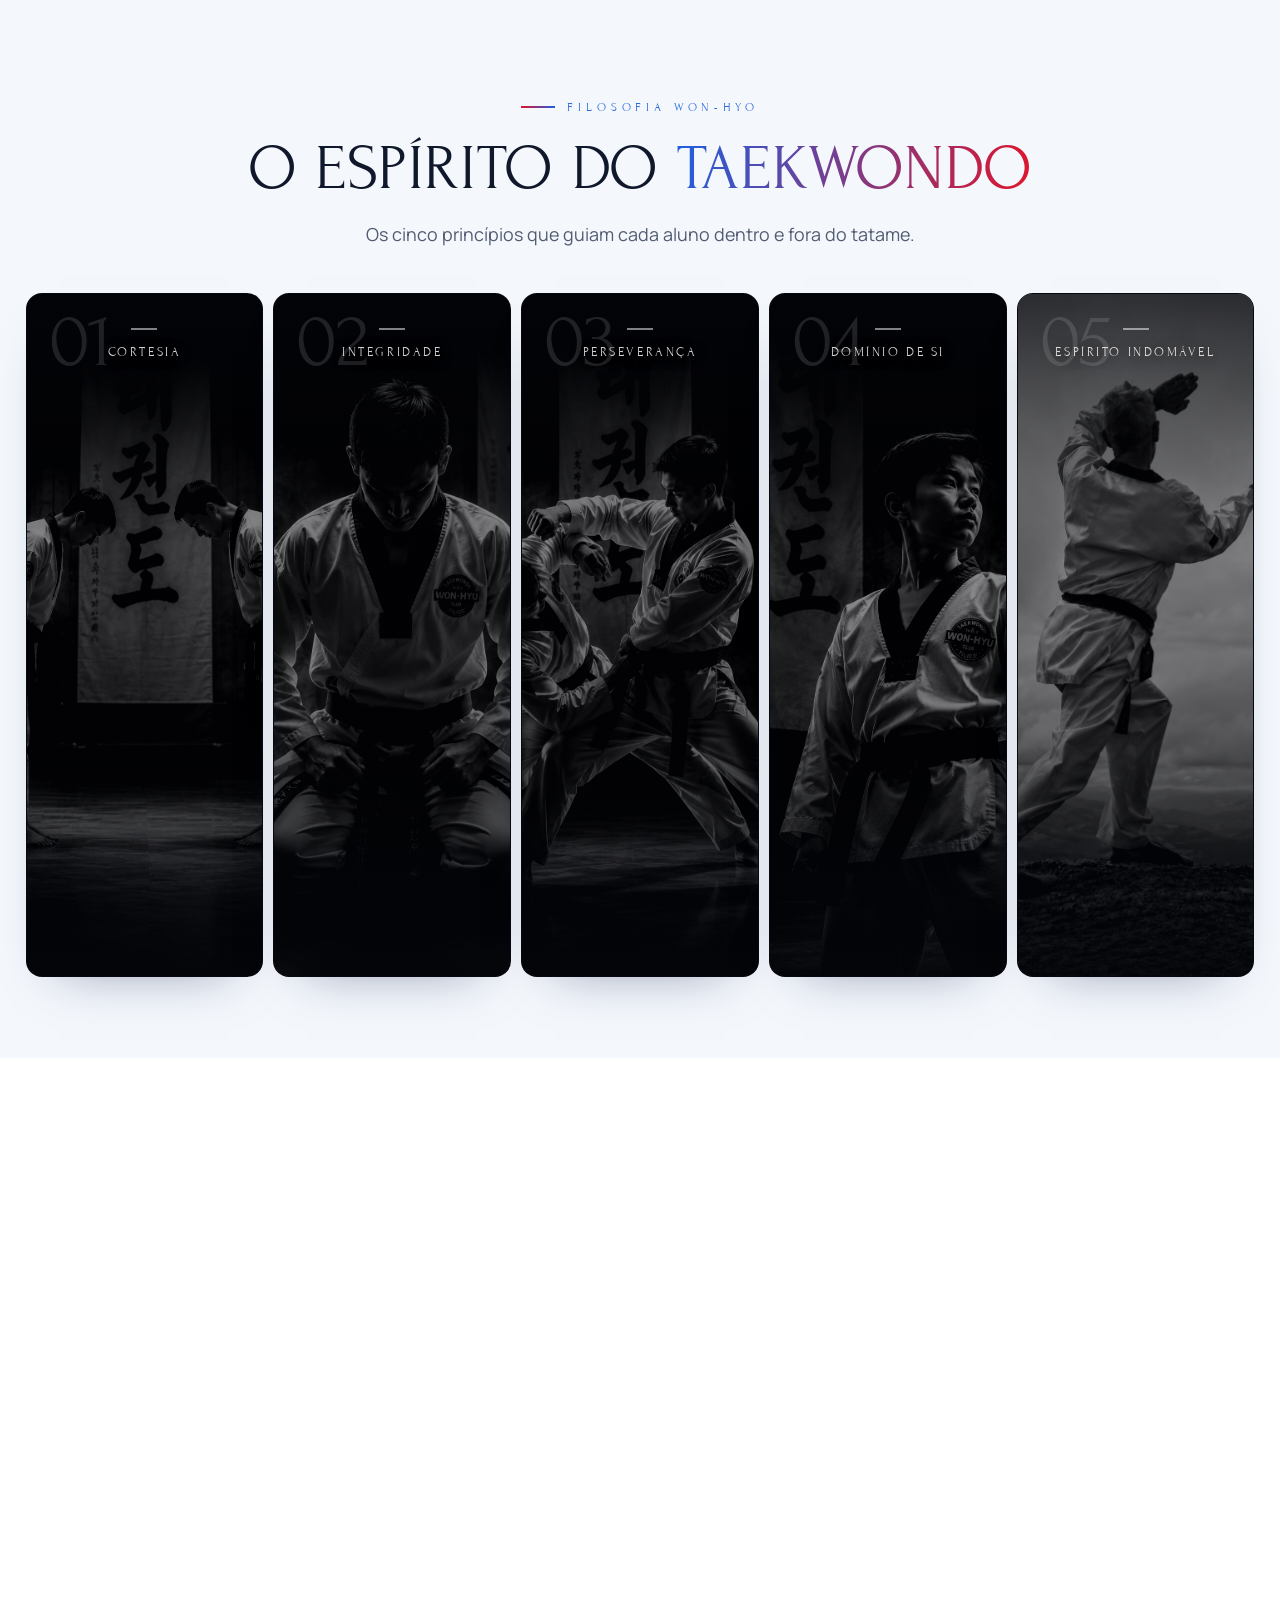
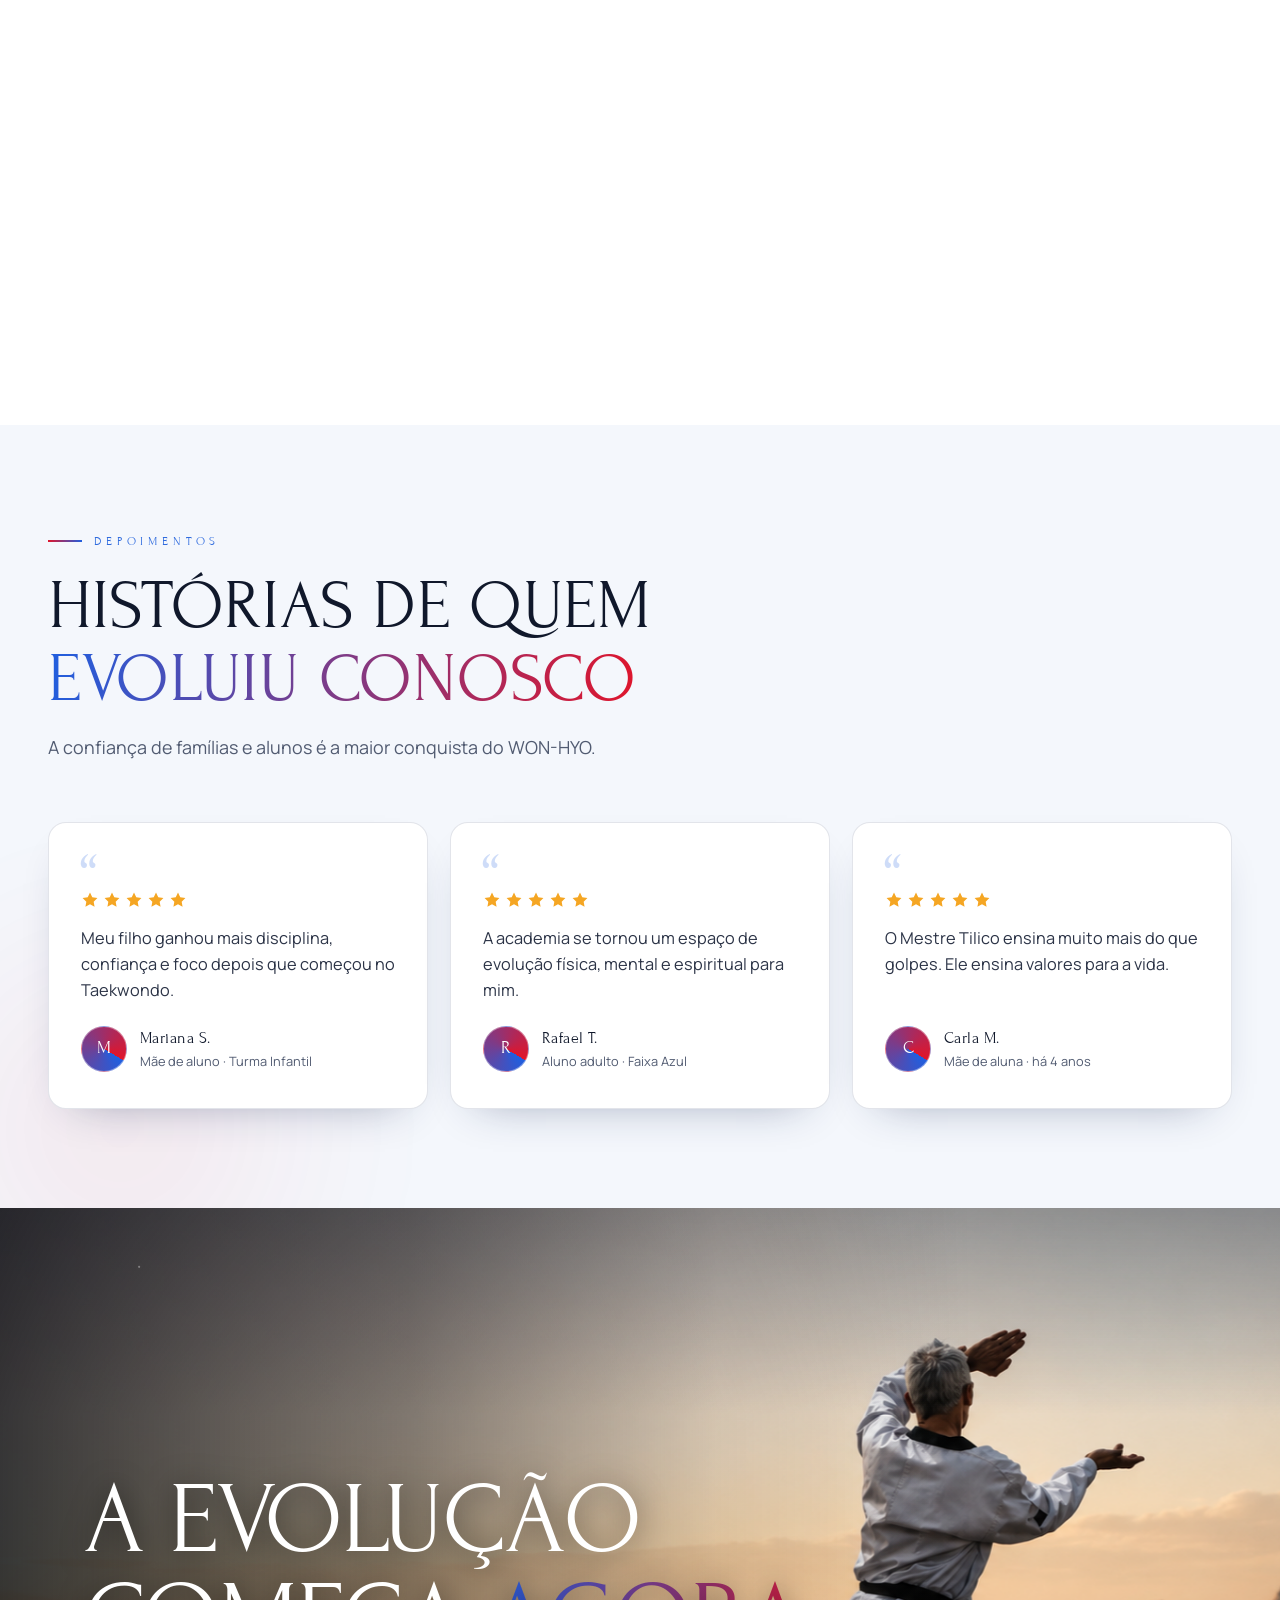
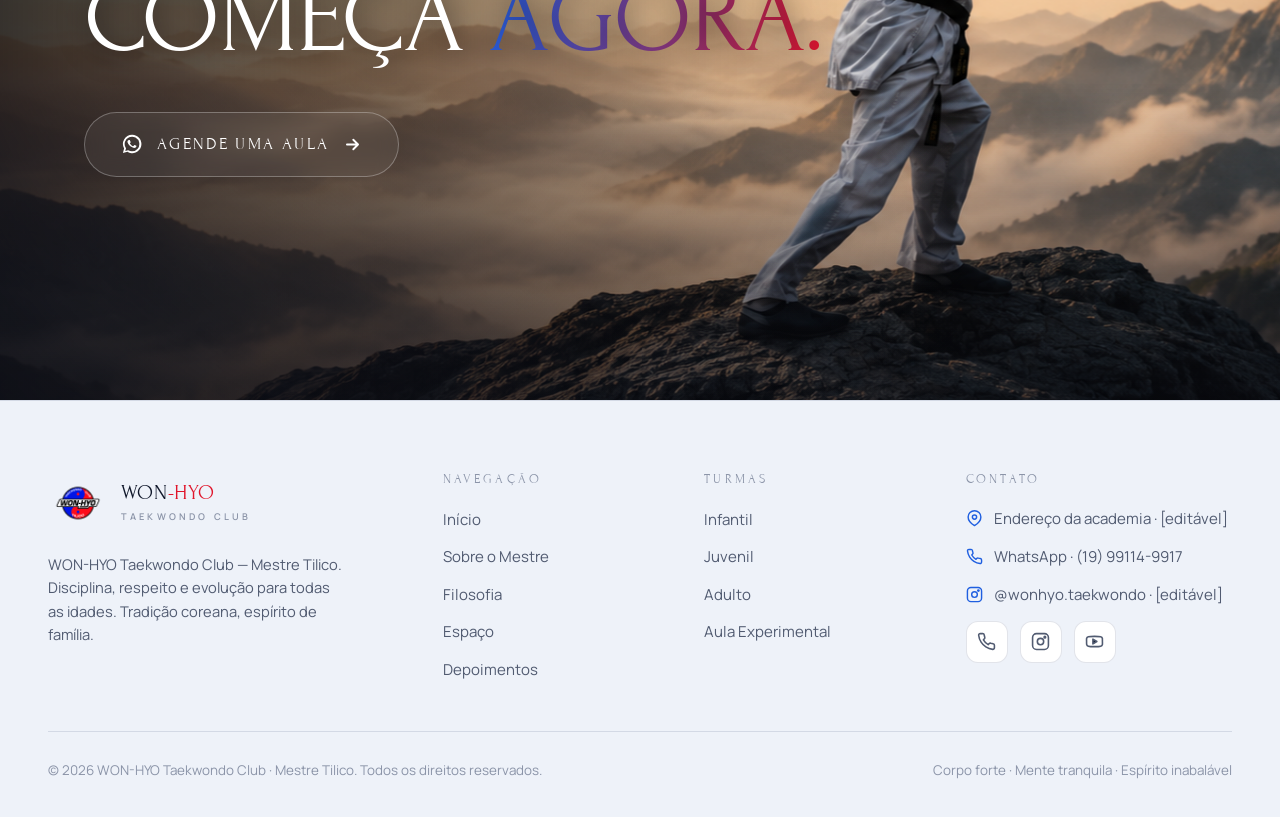
<file: WON-HYU Landing Page (standalone-src).html>
<!DOCTYPE html>
<html lang="pt-BR">
<head>
<meta charset="UTF-8" />
<meta name="viewport" content="width=device-width, initial-scale=1.0" />
<title>WON-HYO Taekwondo Club · Mestre Tilico</title>
<meta name="description" content="WON-HYO Taekwondo Club do Mestre Tilico. Corpo forte, mente tranquila, espírito inabalável. Agende sua aula experimental." />
<link rel="preconnect" href="https://fonts.googleapis.com" />
<link rel="preconnect" href="https://fonts.gstatic.com" crossorigin />
<link href="https://fonts.googleapis.com/css2?family=Forum&family=Manrope:wght@300;400;500;600;700&display=swap" rel="stylesheet" />
<link rel="stylesheet" href="styles.css" />
<template id="__bundler_thumbnail" data-bg-color="#ffffff">
  <svg viewBox="0 0 1200 800" xmlns="http://www.w3.org/2000/svg">
    <rect width="1200" height="800" fill="#ffffff"/>
    <circle cx="600" cy="360" r="190" fill="none" stroke="#1f5fe0" stroke-width="10"/>
    <path d="M600 170a190 190 0 0 1 0 380 95 95 0 0 0 0-190 95 95 0 0 1 0-190Z" fill="#e0152b"/>
    <circle cx="600" cy="265" r="34" fill="#e0152b"/>
    <circle cx="600" cy="455" r="34" fill="#1f5fe0"/>
    <text x="600" y="650" font-family="Forum, Georgia, serif" font-size="92" fill="#10182b" text-anchor="middle" letter-spacing="6">WON-HYO</text>
    <text x="600" y="710" font-family="Manrope, sans-serif" font-size="30" fill="#515b71" text-anchor="middle" letter-spacing="10">TAEKWONDO CLUB</text>
  </svg>
</template>

</head>
<body>

<!-- ============================================================
     HEADER FIXO
     ============================================================ -->
<header class="header">
  <div class="wrap">
    <a href="#inicio" class="brand" aria-label="WON-HYO Taekwondo Club">
      <img class="brand-logo" src="assets/logo-wonhyo.png" alt="WON-HYO Taekwondo Club Tilico" />
      <span class="brand-text">
        <span class="brand-name">WON<span>-HYO</span></span>
        <span class="brand-sub">Taekwondo Club · Mestre Tilico</span>
      </span>
    </a>

    <nav class="nav" aria-label="Navegação principal">
      <ul class="nav-links">
        <li><a href="#inicio">Início</a></li>
        <li><a href="#mestre">Sobre o Mestre</a></li>
        <li><a href="#filosofia">Filosofia</a></li>
        <li><a href="#espaco">Espaço</a></li>
        <li><a href="#depoimentos">Depoimentos</a></li>
        <li><a href="#agendar">Agendar Aula</a></li>
      </ul>
      <a href="#agendar" class="btn btn-primary">Aula Experimental</a>
    </nav>

    <button class="burger" aria-label="Abrir menu" aria-expanded="false">
      <span></span><span></span><span></span>
    </button>
  </div>
</header>

<!-- Menu mobile (overlay) -->
<div class="mobile-menu" role="dialog" aria-label="Menu de navegação">
  <a href="#inicio">Início</a>
  <a href="#mestre">Sobre o Mestre</a>
  <a href="#filosofia">Filosofia</a>
  <a href="#espaco">Espaço</a>
  <a href="#depoimentos">Depoimentos</a>
  <a href="#agendar">Agendar Aula</a>
  <a href="#agendar" class="btn btn-primary">Aula Experimental</a>
</div>

<!-- ============================================================
     1. HERO
     ============================================================ -->
<section class="hero" id="inicio">
  <!-- Imagem de fundo (placeholder substituível: assets/hero.png) -->
  <div class="hero-bg">
    <img src="assets/hero-montanha.jpg" alt="Atleta do WON-HYO no topo da montanha, acima das nuvens" />
  </div>
  <!-- Partículas / luz -->
  <canvas id="particles" aria-hidden="true"></canvas>

  <div class="wrap">
    <div class="hero-content">
      <span class="eyebrow hero-tag">원효 · Won-Hyo Taekwondo Club</span>
      <h1>
        <span class="l">Mais que uma luta,</span>
        <span class="l">um caminho</span>
        <span class="l">para a vida.</span>
      </h1>
      <p class="hero-sub">
        Mais que uma arte marcial, o Taekwondo é uma jornada de disciplina,
        saúde, respeito e evolução — para todas as idades.
      </p>
      <div class="hero-actions">
        <a href="#agendar" class="btn btn-primary">
          Agendar Aula Experimental
          <svg viewBox="0 0 24 24" fill="none" stroke="currentColor" stroke-width="2.4" stroke-linecap="round" stroke-linejoin="round"><path d="M5 12h14M13 6l6 6-6 6"/></svg>
        </a>
        <a href="#mestre" class="btn btn-ghost">Conhecer a Academia</a>
      </div>

      <div class="hero-values">
        <span class="pill"><span class="dot" style="background:var(--blue-soft)"></span>Disciplina</span>
        <span class="pill"><span class="dot" style="background:var(--red-soft)"></span>Foco</span>
        <span class="pill"><span class="dot" style="background:var(--blue-soft)"></span>Respeito</span>
        <span class="pill"><span class="dot" style="background:var(--red-soft)"></span>Superação</span>
      </div>
    </div>
  </div>

  <div class="scroll-hint" aria-hidden="true">
    <span>Role</span>
    <span class="bar"></span>
  </div>
</section>

<!-- ============================================================
     2. SOBRE O MESTRE TILICO
     ============================================================ -->
<section class="section master" id="mestre">
  <span class="glow glow-blue"></span>
  <span class="glow glow-red"></span>
  <div class="wrap">
    <div class="master-grid">
      <!-- Foto + botão Saiba mais -->
      <div class="master-aside reveal">
        <div class="master-photo">
          <img src="assets/mestre-tilico.jpg" alt="Mestre Tilico em salto de Taekwondo ao pôr do sol" class="master-img" />
          <div class="frame-glow"></div>
          <div class="master-badge">
            <span class="belt" aria-hidden="true"></span>
            <span>
              <b>Faixa Preta</b>
              <small>7º Grau · Dan</small>
            </span>
          </div>
        </div>
        <button class="btn btn-ghost on-light master-more" data-open-modal="mestre-modal">
          Saiba mais sobre o Mestre
          <svg viewBox="0 0 24 24" fill="none" stroke="currentColor" stroke-width="2.4" stroke-linecap="round" stroke-linejoin="round"><path d="M5 12h14M13 6l6 6-6 6"/></svg>
        </button>
      </div>

      <!-- Texto -->
      <div class="master-text">
        <span class="eyebrow reveal">Sobre o Mestre</span>
        <h2 class="reveal" data-delay="1">José Palermo Junior, <span class="text-grad">o Mestre Tilico</span></h2>
        <p class="reveal" data-delay="2">
          Nascido em <strong>Campinas, em 5 de maio de 1963</strong>, é ex-atleta de
          taekwondo brasileiro. Em <strong>21 de dezembro de 1987</strong>, ainda como lutador,
          aos 24 anos, um acidente de automóvel custou-lhe 100% da visão do olho esquerdo —
          mas, longe de afastá-lo das competições, ele transformou a deficiência em
          motivo para aprimorar a técnica e se preparar para se tornar o
          <strong>técnico mais vitorioso do Brasil</strong>.
        </p>
        <p class="reveal" data-delay="3">
          Como treinador, é o <strong>maior campeão da história do taekwondo nacional</strong>,
          acumulando mais de <strong>300 títulos</strong> em todas as categorias ao longo de
          vinte anos de carreira. Reconhecido como um dos maiores reveladores de talentos
          do país, foi o responsável direto pela preparação e descoberta dos principais
          atletas nacionais.
        </p>
        <p class="reveal" data-delay="4">
          Com seus atletas, conquistou campeonatos <strong>Mundiais</strong>,
          <strong>Pan-Americanos</strong> e a <strong>Olimpíada de Atenas</strong>, e ainda
          atuou como comentarista de Taekwondo no canal <strong>ESPN</strong>.
        </p>
      </div>
    </div>
  </div>
</section>

<!-- ============================================================
     2.5 CAMPEÃO PELO MUNDO · MAPA
     ============================================================ -->
<section class="section champmap" id="conquistas">
  <span class="glow glow-blue"></span>
  <span class="glow glow-red"></span>
  <div class="wrap">
    <div class="section-head champ-head reveal">
      <span class="eyebrow">Campeão pelo Mundo</span>
      <h2>Onde o Mestre <span class="text-grad">conquistou o mundo</span></h2>
      <p>Cada ponto no mapa marca um lugar onde o Mestre Tilico subiu ao pódio.</p>
    </div>

    <div class="map-wrap reveal" data-delay="1">
      <div class="champ-grid">
        <div class="world-globe" id="world-globe">
          <img class="globe-img" src="assets/globo.jpg" alt="Globo terrestre" />
          <div class="map-markers" id="map-markers"></div>
        </div>
        <aside class="champ-panel">
          <div class="champ-summary">
            <span class="cs-num"><b id="champ-count">0</b></span>
            <span class="cs-txt">conquistas internacionais<br>em <b id="champ-places">0</b> países</span>
          </div>
          <ul class="champ-list" id="champ-list"></ul>
          <div class="champ-legend">
            <span><i class="lg-dot t-gold"></i>Olimpíadas</span>
            <span><i class="lg-dot t-red"></i>Mundial</span>
            <span><i class="lg-dot t-blue"></i>Continental</span>
          </div>
        </aside>
      </div>
    </div>
  </div>
</section>

<!-- ============================================================
     3. KPIs / NÚMEROS
     ============================================================ -->
<section class="section kpis" style="padding-top:0;padding-bottom:0;">
  <div class="wrap" style="padding-top:64px;padding-bottom:64px;">
    <div class="kpi-grid">
      <div class="kpi reveal">
        <div class="num"><span class="pre">+</span><span data-count="300">0</span></div>
        <div class="label">Títulos conquistados</div>
      </div>
      <div class="kpi reveal" data-delay="1">
        <div class="num"><span class="pre">+</span><span data-count="20">0</span></div>
        <div class="label">Anos de carreira</div>
      </div>
      <div class="kpi reveal" data-delay="2">
        <div class="num"><span data-count="13">0</span></div>
        <div class="label">Países com pódio</div>
      </div>
      <div class="kpi reveal" data-delay="3">
        <div class="num">#1</div>
        <div class="label">Maior campeão do Brasil</div>
      </div>
    </div>
  </div>
</section>

<!-- ============================================================
     4. FILOSOFIA, BENEFÍCIOS E HISTÓRIA
     ============================================================ -->
<section class="section philosophy" id="filosofia">
  <div class="wrap">
    <div class="section-head philo-head reveal">
      <span class="eyebrow">Filosofia WON-HYO</span>
      <h2>O espírito do <span class="text-grad">Taekwondo</span></h2>
      <p>Os cinco princípios que guiam cada aluno dentro e fora do tatame.</p>
    </div>
  </div>

  <div class="pillars reveal" data-delay="1">
    <a class="pillar" href="#agendar" style="--bg:url('assets/valor-02-respeito.jpg')">
      <span class="pillar-img" role="img" aria-label="Praticantes realizando reverência"></span>
      <span class="pillar-shade"></span>
      <span class="pillar-num">01</span>
      <span class="pillar-top">
        <span class="pillar-rule"></span>
        <span class="pillar-title">Cortesia</span>
      </span>
      <span class="pillar-words"><b>Ye Ui · 예의</b><b>Respeito.</b><b>Gentileza.</b></span>
    </a>

    <a class="pillar" href="#agendar" style="--bg:url('assets/valor-01-disciplina.jpg')">
      <span class="pillar-img" role="img" aria-label="Aluno em meditação"></span>
      <span class="pillar-shade"></span>
      <span class="pillar-num">02</span>
      <span class="pillar-top">
        <span class="pillar-rule"></span>
        <span class="pillar-title">Integridade</span>
      </span>
      <span class="pillar-words"><b>Yom Chi · 염치</b><b>Honestidade.</b><b>Honra.</b></span>
    </a>

    <a class="pillar" href="#agendar" style="--bg:url('assets/valor-03-defesa.jpg')">
      <span class="pillar-img" role="img" aria-label="Demonstração de técnica"></span>
      <span class="pillar-shade"></span>
      <span class="pillar-num">03</span>
      <span class="pillar-top">
        <span class="pillar-rule"></span>
        <span class="pillar-title">Perseverança</span>
      </span>
      <span class="pillar-words"><b>In Nae · 인내</b><b>Paciência.</b><b>Determinação.</b></span>
    </a>

    <a class="pillar" href="#agendar" style="--bg:url('assets/valor-04-autoconfianca.jpg')">
      <span class="pillar-img" role="img" aria-label="Faixa preta concentrado"></span>
      <span class="pillar-shade"></span>
      <span class="pillar-num">04</span>
      <span class="pillar-top">
        <span class="pillar-rule"></span>
        <span class="pillar-title">Domínio de Si</span>
      </span>
      <span class="pillar-words"><b>Guk Gi · 극기</b><b>Autocontrole.</b><b>Equilíbrio.</b></span>
    </a>

    <a class="pillar" href="#agendar" style="--bg:url('assets/mestre-montanha.jpg')">
      <span class="pillar-img" role="img" aria-label="Mestre Tilico em pose firme"></span>
      <span class="pillar-shade"></span>
      <span class="pillar-num">05</span>
      <span class="pillar-top">
        <span class="pillar-rule"></span>
        <span class="pillar-title">Espírito Indomável</span>
      </span>
      <span class="pillar-words"><b>Baekjul Boolgool · 백절불굴</b><b>Coragem.</b><b>Nunca desistir.</b></span>
    </a>
  </div>
</section>

<!-- ============================================================
     5. EQUIPE, FAMÍLIA E ESPAÇO
     ============================================================ -->
<section class="section community" id="espaco">
  <div class="wrap">
    <div class="section-head reveal">
      <span class="eyebrow">Comunidade</span>
      <h2>Mais que uma academia. <span class="text-grad">Uma família.</span></h2>
      <p>Um espaço seguro, disciplinado e acolhedor, com turmas para crianças, jovens e adultos — onde cada aluno encontra o seu lugar.</p>
    </div>
  </div>

  <!-- Carrossel em movimento contínuo (pausa ao passar o mouse) -->
  <div class="carousel reveal" data-delay="1" aria-label="Galeria da comunidade WON-HYO">
    <div class="carousel-track" id="community-track">
      <figure class="cslide">
        <img src="assets/mestre-treino-dojo.jpg" alt="Treino no dojô WON-HYO" />
        <figcaption class="meta"><b>Espaço de Treino</b><small>Dojô amplo e profissional</small></figcaption>
      </figure>
      <figure class="cslide">
        <div class="ph"><span class="ph-label">turma-infantil.jpg</span></div>
        <figcaption class="meta"><b>Turma Infantil</b><small>Disciplina desde cedo</small></figcaption>
      </figure>
      <figure class="cslide">
        <div class="ph"><span class="ph-label">equipe-professores.jpg</span></div>
        <figcaption class="meta"><b>Equipe</b><small>Professores dedicados</small></figcaption>
      </figure>
      <figure class="cslide">
        <div class="ph"><span class="ph-label">alunos-treinando.jpg</span></div>
        <figcaption class="meta"><b>Alunos em Treino</b><small>Jovens e adultos</small></figcaption>
      </figure>
      <figure class="cslide">
        <img src="assets/espaco-hall.jpg" alt="Hall de troféus e certificados do Mestre Tilico" />
        <figcaption class="meta"><b>Hall de Troféus</b><small>Certificados, medalhas e conquistas</small></figcaption>
      </figure>
      <figure class="cslide">
        <div class="ph"><span class="ph-label">turma-adulto.jpg</span></div>
        <figcaption class="meta"><b>Turma Adulto</b><small>Técnica e condicionamento</small></figcaption>
      </figure>
      <figure class="cslide">
        <div class="ph"><span class="ph-label">confraternizacao.jpg</span></div>
        <figcaption class="meta"><b>Família WON-HYO</b><small>Espírito de equipe</small></figcaption>
      </figure>
    </div>
  </div>
</section>

<!-- ============================================================
     6. DEPOIMENTOS
     ============================================================ -->
<section class="section testimonials" id="depoimentos">
  <span class="glow glow-red"></span>
  <div class="wrap">
    <div class="section-head reveal">
      <span class="eyebrow">Depoimentos</span>
      <h2>Histórias de quem <span class="text-grad">evoluiu conosco</span></h2>
      <p>A confiança de famílias e alunos é a maior conquista do WON-HYO.</p>
    </div>

    <div class="t-grid">
      <article class="quote reveal">
        <span class="mark" aria-hidden="true">&ldquo;</span>
        <div class="stars" aria-label="5 estrelas">
          <svg viewBox="0 0 24 24"><path d="M12 2l3 6.3 6.9 1-5 4.9 1.2 6.8L12 17.8 5.9 21l1.2-6.8-5-4.9 6.9-1z"/></svg>
          <svg viewBox="0 0 24 24"><path d="M12 2l3 6.3 6.9 1-5 4.9 1.2 6.8L12 17.8 5.9 21l1.2-6.8-5-4.9 6.9-1z"/></svg>
          <svg viewBox="0 0 24 24"><path d="M12 2l3 6.3 6.9 1-5 4.9 1.2 6.8L12 17.8 5.9 21l1.2-6.8-5-4.9 6.9-1z"/></svg>
          <svg viewBox="0 0 24 24"><path d="M12 2l3 6.3 6.9 1-5 4.9 1.2 6.8L12 17.8 5.9 21l1.2-6.8-5-4.9 6.9-1z"/></svg>
          <svg viewBox="0 0 24 24"><path d="M12 2l3 6.3 6.9 1-5 4.9 1.2 6.8L12 17.8 5.9 21l1.2-6.8-5-4.9 6.9-1z"/></svg>
        </div>
        <p>Meu filho ganhou mais disciplina, confiança e foco depois que começou no Taekwondo.</p>
        <div class="who">
          <span class="avatar">M</span>
          <span><b>Mariana S.</b><small>Mãe de aluno · Turma Infantil</small></span>
        </div>
      </article>

      <article class="quote reveal" data-delay="1">
        <span class="mark" aria-hidden="true">&ldquo;</span>
        <div class="stars" aria-label="5 estrelas">
          <svg viewBox="0 0 24 24"><path d="M12 2l3 6.3 6.9 1-5 4.9 1.2 6.8L12 17.8 5.9 21l1.2-6.8-5-4.9 6.9-1z"/></svg>
          <svg viewBox="0 0 24 24"><path d="M12 2l3 6.3 6.9 1-5 4.9 1.2 6.8L12 17.8 5.9 21l1.2-6.8-5-4.9 6.9-1z"/></svg>
          <svg viewBox="0 0 24 24"><path d="M12 2l3 6.3 6.9 1-5 4.9 1.2 6.8L12 17.8 5.9 21l1.2-6.8-5-4.9 6.9-1z"/></svg>
          <svg viewBox="0 0 24 24"><path d="M12 2l3 6.3 6.9 1-5 4.9 1.2 6.8L12 17.8 5.9 21l1.2-6.8-5-4.9 6.9-1z"/></svg>
          <svg viewBox="0 0 24 24"><path d="M12 2l3 6.3 6.9 1-5 4.9 1.2 6.8L12 17.8 5.9 21l1.2-6.8-5-4.9 6.9-1z"/></svg>
        </div>
        <p>A academia se tornou um espaço de evolução física, mental e espiritual para mim.</p>
        <div class="who">
          <span class="avatar">R</span>
          <span><b>Rafael T.</b><small>Aluno adulto · Faixa Azul</small></span>
        </div>
      </article>

      <article class="quote reveal" data-delay="2">
        <span class="mark" aria-hidden="true">&ldquo;</span>
        <div class="stars" aria-label="5 estrelas">
          <svg viewBox="0 0 24 24"><path d="M12 2l3 6.3 6.9 1-5 4.9 1.2 6.8L12 17.8 5.9 21l1.2-6.8-5-4.9 6.9-1z"/></svg>
          <svg viewBox="0 0 24 24"><path d="M12 2l3 6.3 6.9 1-5 4.9 1.2 6.8L12 17.8 5.9 21l1.2-6.8-5-4.9 6.9-1z"/></svg>
          <svg viewBox="0 0 24 24"><path d="M12 2l3 6.3 6.9 1-5 4.9 1.2 6.8L12 17.8 5.9 21l1.2-6.8-5-4.9 6.9-1z"/></svg>
          <svg viewBox="0 0 24 24"><path d="M12 2l3 6.3 6.9 1-5 4.9 1.2 6.8L12 17.8 5.9 21l1.2-6.8-5-4.9 6.9-1z"/></svg>
          <svg viewBox="0 0 24 24"><path d="M12 2l3 6.3 6.9 1-5 4.9 1.2 6.8L12 17.8 5.9 21l1.2-6.8-5-4.9 6.9-1z"/></svg>
        </div>
        <p>O Mestre Tilico ensina muito mais do que golpes. Ele ensina valores para a vida.</p>
        <div class="who">
          <span class="avatar">C</span>
          <span><b>Carla M.</b><small>Mãe de aluna · há 4 anos</small></span>
        </div>
      </article>
    </div>
  </div>
</section>

<!-- ============================================================
     7. CTA FINAL
     ============================================================ -->
<section class="cta" id="agendar">
  <div class="cta-bg" aria-hidden="true">
    <img src="assets/cta-montanha.jpg" alt="Mestre em pose de Taekwondo no topo da montanha ao nascer do sol" />
  </div>
  <canvas id="cta-particles" aria-hidden="true"></canvas>
  <div class="cta-inner">
    <span class="eyebrow cta-eyebrow reveal" style="justify-content:center;">WON-HYO Taekwondo Club</span>
    <h2 class="cta-title reveal" data-delay="1">A evolução<br>começa <span class="text-grad">agora.</span></h2>
    <a href="https://wa.me/5519991149917?text=Ol%C3%A1!%20Quero%20agendar%20uma%20aula%20experimental%20no%20WON-HYO." target="_blank" rel="noopener" class="cta-wa reveal" data-delay="2">
      <svg viewBox="0 0 24 24" fill="currentColor" aria-hidden="true"><path d="M12 2a10 10 0 0 0-8.6 15l-1.3 4.8 4.9-1.3A10 10 0 1 0 12 2zm0 18a8 8 0 0 1-4.1-1.1l-.3-.2-2.9.8.8-2.8-.2-.3A8 8 0 1 1 12 20zm4.4-6c-.2-.1-1.4-.7-1.6-.8s-.4-.1-.5.1-.6.8-.8 1-.3.2-.5.1a6.5 6.5 0 0 1-1.9-1.2 7.3 7.3 0 0 1-1.3-1.7c-.1-.2 0-.4.1-.5l.4-.4.2-.4v-.4l-.8-1.8c-.2-.5-.4-.4-.5-.4h-.5a1 1 0 0 0-.7.3A2.8 2.8 0 0 0 7 9.3a4.9 4.9 0 0 0 1 2.6 11 11 0 0 0 4.2 3.7c.6.3 1 .4 1.4.5a3.3 3.3 0 0 0 1.5.1c.5-.1 1.4-.6 1.6-1.1s.2-1 .1-1.1z"/></svg>
      <span>Agende uma aula</span>
      <svg class="arr" viewBox="0 0 24 24" fill="none" stroke="currentColor" stroke-width="2.4" stroke-linecap="round" stroke-linejoin="round"><path d="M5 12h14M13 6l6 6-6 6"/></svg>
    </a>
  </div>
</section>

<!-- ============================================================
     8. FOOTER
     ============================================================ -->
<footer class="footer">
  <div class="wrap">
    <div class="footer-grid">
      <div class="footer-about">
        <a href="#inicio" class="brand">
          <img class="brand-logo" src="assets/logo-wonhyo.png" alt="WON-HYO Taekwondo Club Tilico" />
          <span class="brand-text">
            <span class="brand-name">WON<span>-HYO</span></span>
            <span class="brand-sub">Taekwondo Club</span>
          </span>
        </a>
        <p>WON-HYO Taekwondo Club — Mestre Tilico. Disciplina, respeito e evolução para todas as idades. Tradição coreana, espírito de família.</p>
      </div>

      <div>
        <h4>NAVEGAÇÃO</h4>
        <ul>
          <li><a href="#inicio">Início</a></li>
          <li><a href="#mestre">Sobre o Mestre</a></li>
          <li><a href="#filosofia">Filosofia</a></li>
          <li><a href="#espaco">Espaço</a></li>
          <li><a href="#depoimentos">Depoimentos</a></li>
        </ul>
      </div>

      <div>
        <h4>TURMAS</h4>
        <ul>
          <li><a href="#agendar">Infantil</a></li>
          <li><a href="#agendar">Juvenil</a></li>
          <li><a href="#agendar">Adulto</a></li>
          <li><a href="#agendar">Aula Experimental</a></li>
        </ul>
      </div>

      <div>
        <h4>CONTATO</h4>
        <div class="contact-row">
          <svg viewBox="0 0 24 24" fill="none" stroke-width="2" stroke-linecap="round" stroke-linejoin="round"><path d="M21 10c0 7-9 12-9 12s-9-5-9-12a9 9 0 0 1 18 0z"/><circle cx="12" cy="10" r="3"/></svg>
          <span>Endereço da academia · [editável]</span>
        </div>
        <div class="contact-row">
          <svg viewBox="0 0 24 24" fill="none" stroke-width="2" stroke-linecap="round" stroke-linejoin="round"><path d="M22 16.9v3a2 2 0 0 1-2.2 2 19.8 19.8 0 0 1-8.6-3.1 19.5 19.5 0 0 1-6-6 19.8 19.8 0 0 1-3.1-8.7A2 2 0 0 1 4.1 2h3a2 2 0 0 1 2 1.7c.1 1 .4 1.9.7 2.8a2 2 0 0 1-.5 2.1L8.1 9.9a16 16 0 0 0 6 6l1.3-1.3a2 2 0 0 1 2.1-.4c.9.3 1.8.5 2.8.6a2 2 0 0 1 1.7 2z"/></svg>
          <span>WhatsApp · (19) 99114-9917</span>
        </div>
        <div class="contact-row">
          <svg viewBox="0 0 24 24" fill="none" stroke-width="2" stroke-linecap="round" stroke-linejoin="round"><rect x="2" y="2" width="20" height="20" rx="5"/><circle cx="12" cy="12" r="4"/><circle cx="17.5" cy="6.5" r="1"/></svg>
          <span>@wonhyo.taekwondo · [editável]</span>
        </div>
        <div class="socials">
          <a href="https://wa.me/5519991149917" target="_blank" rel="noopener" aria-label="WhatsApp"><svg viewBox="0 0 24 24" fill="none" stroke-width="2" stroke-linecap="round" stroke-linejoin="round"><path d="M22 16.9v3a2 2 0 0 1-2.2 2 19.8 19.8 0 0 1-8.6-3.1 19.5 19.5 0 0 1-6-6 19.8 19.8 0 0 1-3.1-8.7A2 2 0 0 1 4.1 2h3a2 2 0 0 1 2 1.7c.1 1 .4 1.9.7 2.8a2 2 0 0 1-.5 2.1L8.1 9.9a16 16 0 0 0 6 6l1.3-1.3a2 2 0 0 1 2.1-.4c.9.3 1.8.5 2.8.6a2 2 0 0 1 1.7 2z"/></svg></a>
          <a href="#" aria-label="Instagram"><svg viewBox="0 0 24 24" fill="none" stroke-width="2" stroke-linecap="round" stroke-linejoin="round"><rect x="2" y="2" width="20" height="20" rx="5"/><circle cx="12" cy="12" r="4"/><circle cx="17.5" cy="6.5" r="1"/></svg></a>
          <a href="#" aria-label="YouTube"><svg viewBox="0 0 24 24" fill="none" stroke-width="2" stroke-linecap="round" stroke-linejoin="round"><path d="M22 8.2a3 3 0 0 0-2.1-2.1C18 5.5 12 5.5 12 5.5s-6 0-7.9.6A3 3 0 0 0 2 8.2 31 31 0 0 0 2 12a31 31 0 0 0 .1 3.8 3 3 0 0 0 2.1 2.1c1.9.6 7.8.6 7.8.6s6 0 7.9-.6a3 3 0 0 0 2.1-2.1A31 31 0 0 0 22 12a31 31 0 0 0-.1-3.8z"/><path d="M10 15l5-3-5-3z" fill="currentColor"/></svg></a>
        </div>
      </div>
    </div>

    <div class="footer-bottom">
      <span>© <span id="year">2026</span> WON-HYO Taekwondo Club · Mestre Tilico. Todos os direitos reservados.</span>
      <span>Corpo forte · Mente tranquila · Espírito inabalável</span>
    </div>
  </div>
</footer>

<!-- ============================================================
     MODAL · SOBRE O MESTRE TILICO
     ============================================================ -->
<div class="modal" id="mestre-modal" aria-hidden="true" role="dialog" aria-modal="true" aria-labelledby="mestre-modal-title">
  <div class="modal-backdrop" data-close-modal></div>

  <div class="modal-card" role="document">
    <button class="modal-close" data-close-modal aria-label="Fechar">
      <svg viewBox="0 0 24 24" fill="none" stroke="currentColor" stroke-width="2.2" stroke-linecap="round" stroke-linejoin="round"><path d="M18 6 6 18M6 6l12 12"/></svg>
    </button>

    <!-- Cabeçalho -->
    <div class="modal-head">
      <span class="eyebrow">Perfil do Mestre</span>
      <h2 id="mestre-modal-title">Mestre Tilico</h2>
      <p>José Palermo Junior — o maior campeão da história do taekwondo brasileiro: mais de 300 títulos em vinte anos de carreira.</p>
    </div>

    <div class="modal-cols">
      <!-- ESQUERDA · Galeria de fotos (rola) -->
      <div class="modal-left">
        <h3 class="modal-subtitle"><span class="bar"></span>Galeria de Fotos</h3>
        <div class="modal-gallery">
          <figure class="mg-item mg-tall">
            <img src="assets/mestre-trofeus.jpg" alt="Coleção de troféus e certificados do Mestre Tilico" />
          </figure>
          <figure class="mg-item mg-tall">
            <img src="assets/mestre-montanha.jpg" alt="Mestre Tilico em pose de Taekwondo no topo da montanha" />
          </figure>
          <figure class="mg-item mg-tall">
            <img src="assets/mestre-treino-dojo.jpg" alt="Mestre Tilico treinando com alunos no dojô WON-HYO" />
          </figure>
          <figure class="mg-item mg-tall">
            <div class="ph"><span class="ph-label">mestre-competicao.jpg</span></div>
          </figure>
          <figure class="mg-item mg-wide">
            <div class="ph"><span class="ph-label">mestre-podio.jpg</span></div>
          </figure>
        </div>
      </div>

      <!-- DIREITA · Currículo / Títulos (fixo) -->
      <aside class="modal-right">
        <h3 class="modal-subtitle"><span class="bar red"></span>Currículo &amp; Títulos</h3>

        <div class="cv-stats">
          <div class="cv-stat"><b class="blue">+20</b><span>Anos de carreira</span></div>
          <div class="cv-stat"><b class="red">+300</b><span>Títulos conquistados</span></div>
          <div class="cv-stat"><b class="blue">#1</b><span>Maior campeão do Brasil</span></div>
        </div>

        <ol class="cv-timeline">
          <li class="cv-entry">
            <span class="cv-year">1963</span>
            <div class="cv-content">
              <b>Nascido em Campinas/SP</b>
              <p>José Palermo Junior nasce em 5 de maio de 1963, futuro Mestre Tilico.</p>
            </div>
          </li>
          <li class="cv-entry">
            <span class="cv-year">1987</span>
            <div class="cv-content">
              <b>A superação de um acidente</b>
              <p>Aos 24 anos perde 100% da visão do olho esquerdo e transforma o desafio em força para aprimorar a técnica.</p>
            </div>
          </li>
          <li class="cv-entry">
            <span class="cv-year">Carreira</span>
            <div class="cv-content">
              <b>Maior campeão do taekwondo nacional</b>
              <p>Mais de 300 títulos em todas as categorias ao longo de vinte anos como treinador.</p>
            </div>
          </li>
          <li class="cv-entry">
            <span class="cv-year">2004</span>
            <div class="cv-content">
              <b>Olimpíadas de Atenas</b>
              <p>Conduziu seus atletas a campeonatos Mundiais, Pan-Americanos e aos Jogos Olímpicos de Atenas.</p>
            </div>
          </li>
          <li class="cv-entry">
            <span class="cv-year">ESPN</span>
            <div class="cv-content">
              <b>Comentarista &amp; revelador de talentos</b>
              <p>Comentarista de Taekwondo no canal ESPN e responsável pela descoberta dos principais atletas nacionais.</p>
            </div>
          </li>
        </ol>

        <div class="cv-cta">
          <a href="#agendar" class="btn btn-primary" data-close-modal>
            Treinar com o Mestre
            <svg viewBox="0 0 24 24" fill="none" stroke="currentColor" stroke-width="2.4" stroke-linecap="round" stroke-linejoin="round"><path d="M5 12h14M13 6l6 6-6 6"/></svg>
          </a>
        </div>
      </aside>
    </div>
  </div>
</div>

<!-- Botão flutuante de WhatsApp -->
<a class="wa-float" href="https://wa.me/5519991149917?text=Ol%C3%A1!%20Quero%20saber%20mais%20sobre%20as%20aulas%20do%20WON-HYO." target="_blank" rel="noopener" aria-label="Fale conosco pelo WhatsApp">
  <span class="wa-pulse" aria-hidden="true"></span>
  <svg viewBox="0 0 24 24" fill="currentColor" aria-hidden="true"><path d="M12 2a10 10 0 0 0-8.6 15l-1.3 4.8 4.9-1.3A10 10 0 1 0 12 2zm0 18a8 8 0 0 1-4.1-1.1l-.3-.2-2.9.8.8-2.8-.2-.3A8 8 0 1 1 12 20zm4.4-6c-.2-.1-1.4-.7-1.6-.8s-.4-.1-.5.1-.6.8-.8 1-.3.2-.5.1a6.5 6.5 0 0 1-1.9-1.2 7.3 7.3 0 0 1-1.3-1.7c-.1-.2 0-.4.1-.5l.4-.4.2-.4v-.4l-.8-1.8c-.2-.5-.4-.4-.5-.4h-.5a1 1 0 0 0-.7.3A2.8 2.8 0 0 0 7 9.3a4.9 4.9 0 0 0 1 2.6 11 11 0 0 0 4.2 3.7c.6.3 1 .4 1.4.5a3.3 3.3 0 0 0 1.5.1c.5-.1 1.4-.6 1.6-1.1s.2-1 .1-1.1z"/></svg>
  <span class="wa-tip">Fale conosco</span>
</a>

<script src="flags.js"></script>
<script src="script.js"></script>
</body>
</html>
</file>
<file: styles.css>
/* ============================================================
   WON-HYO Taekwondo Club — Mestre Tilico
   Landing page cinematográfica · HTML/CSS/JS puro
   ============================================================ */

/* ---------- Design tokens ---------- */
:root {
  /* Cores da marca — TEMA CLARO */
  --ink:        #ffffff;   /* fundo principal branco */
  --ink-2:      #f4f7fc;   /* fundo alternado (azul-claro sutil) */
  --ink-3:      #ffffff;   /* superfícies/cards */
  --line:       rgba(22,38,82,.12);

  --blue:       #1f5fe0;   /* azul elétrico (legível sobre branco) */
  --blue-soft:  #2f6bde;
  --blue-deep:  #0b1f6b;
  --red:        #e0152b;   /* vermelho vibrante */
  --red-soft:   #d81f33;
  --red-deep:   #7d0c18;

  --white:      #10182b;   /* texto principal (escuro) */
  --muted:      #515b71;   /* texto secundário */
  --muted-dim:  #8b94a8;   /* texto terciário */

  /* Acentos brilhantes p/ uso sobre fundos escuros (hero, mapa, cta) */
  --blue-bright: #7fa5ff;
  --red-bright:  #ff6b7d;

  /* Tipografia */
  --display: "Forum", "Times New Roman", serif;
  --body:    "Manrope", system-ui, sans-serif;

  /* Métrica */
  --maxw: 1240px;
  --radius: 18px;
  --ease: cubic-bezier(.22,.61,.36,1);
}

/* ---------- Reset ---------- */
*,
*::before,
*::after { box-sizing: border-box; font-synthesis: none; }

* { margin: 0; padding: 0; }

html { scroll-behavior: smooth; overflow-x: hidden; -webkit-text-size-adjust: 100%; text-size-adjust: 100%; }

body {
  font-family: var(--body);
  background: var(--ink);
  color: var(--white);
  line-height: 1.6;
  -webkit-font-smoothing: antialiased;
  overflow-x: hidden;
}

img { display: block; max-width: 100%; }
a { color: inherit; text-decoration: none; }
button { font-family: inherit; cursor: pointer; border: none; background: none; }

/* Seleção */
::selection { background: var(--red); color: #fff; }

/* Scrollbar */
::-webkit-scrollbar { width: 10px; }
::-webkit-scrollbar-track { background: #eef2f9; }
::-webkit-scrollbar-thumb {
  background: linear-gradient(var(--blue), var(--red));
  border-radius: 20px;
}

/* ---------- Utilitários ---------- */
.wrap {
  width: 100%;
  max-width: var(--maxw);
  margin: 0 auto;
  padding: 0 28px;
}

.eyebrow {
  font-family: var(--display);
  font-weight: 500;
  font-size: clamp(.72rem, .9vw, .82rem);
  letter-spacing: .42em;
  text-transform: uppercase;
  color: var(--blue-soft);
  display: inline-flex;
  align-items: center;
  gap: 12px;
}
.eyebrow::before {
  content: "";
  width: 34px; height: 2px;
  background: linear-gradient(90deg, var(--red), var(--blue));
}

h1, h2, h3, h4 {
  font-family: var(--display);
  font-weight: 400;
  line-height: 1.05;
  letter-spacing: .01em;
  text-transform: uppercase;
}

.section {
  position: relative;
  padding: clamp(80px, 11vh, 150px) 0;
}

.section-head { max-width: 760px; margin-bottom: 60px; }
.section-head h2 {
  font-size: clamp(2.3rem, 5.4vw, 4.4rem);
  margin: 20px 0 18px;
}
.section-head p {
  color: var(--muted);
  font-size: clamp(1rem, 1.4vw, 1.18rem);
  max-width: 620px;
}

.text-grad {
  background: linear-gradient(100deg, var(--blue) 0%, var(--red) 100%);
  -webkit-background-clip: text;
  background-clip: text;
  color: transparent;
}

/* Glows reutilizáveis */
.glow {
  position: absolute;
  border-radius: 50%;
  filter: blur(90px);
  pointer-events: none;
  z-index: 0;
  opacity: .22;
}
.glow-blue { background: radial-gradient(circle, rgba(39,103,255,.55), transparent 70%); }
.glow-red  { background: radial-gradient(circle, rgba(229,29,51,.45), transparent 70%); }

/* ---------- Botões ---------- */
.btn {
  position: relative;
  display: inline-flex;
  align-items: center;
  gap: 11px;
  font-family: var(--display);
  font-weight: 500;
  font-size: .95rem;
  letter-spacing: .12em;
  text-transform: uppercase;
  padding: 16px 30px;
  border-radius: 999px;
  transition: transform .35s var(--ease), box-shadow .35s var(--ease), background .35s var(--ease);
  white-space: nowrap;
  overflow: hidden;
}
.btn svg { width: 18px; height: 18px; transition: transform .35s var(--ease); }
.btn:hover svg { transform: translateX(4px); }

.btn-primary {
  background: linear-gradient(100deg, var(--red), var(--blue));
  color: #fff;
  box-shadow: 0 12px 34px -10px rgba(229,29,51,.6), 0 8px 30px -12px rgba(39,103,255,.7);
}
.btn-primary::after {
  content: "";
  position: absolute; inset: 0;
  background: linear-gradient(100deg, var(--blue), var(--red));
  opacity: 0; transition: opacity .4s var(--ease);
  z-index: -1;
}
.btn-primary:hover {
  transform: translateY(-3px);
  box-shadow: 0 20px 44px -10px rgba(229,29,51,.7), 0 14px 40px -12px rgba(39,103,255,.8);
}
.btn-primary:hover::after { opacity: 1; }

.btn-ghost {
  background: rgba(255,255,255,.06);
  color: #fff;
  border: 1px solid rgba(255,255,255,.35);
  backdrop-filter: blur(6px);
}
.btn-ghost:hover {
  transform: translateY(-3px);
  border-color: rgba(255,255,255,.7);
  background: rgba(255,255,255,.14);
}
/* Botão ghost sobre fundo claro (ex.: "Saiba mais" na seção do mestre) */
.btn-ghost.on-light {
  background: #fff;
  color: var(--blue);
  border: 1px solid var(--line);
  box-shadow: 0 6px 20px -10px rgba(31,95,224,.5);
  backdrop-filter: none;
}
.btn-ghost.on-light:hover {
  transform: translateY(-3px);
  border-color: rgba(31,95,224,.5);
  background: #f4f7fc;
}

.btn-wa {
  background: #0c1a14;
  color: #5ce5a0;
  border: 1px solid rgba(92,229,160,.3);
}
.btn-wa:hover { transform: translateY(-3px); background: #102b1f; border-color: rgba(92,229,160,.6); }

/* ============================================================
   HEADER
   ============================================================ */
.header {
  position: fixed;
  inset: 0 0 auto 0;
  z-index: 100;
  transition: background .4s var(--ease), box-shadow .4s var(--ease), padding .4s var(--ease), border-color .4s var(--ease);
  border-bottom: 1px solid transparent;
  padding: 18px 0;
}
.header.scrolled {
  background: rgba(255,255,255,.85);
  backdrop-filter: blur(16px) saturate(140%);
  box-shadow: 0 8px 30px -16px rgba(20,38,82,.4);
  border-bottom-color: var(--line);
  padding: 12px 0;
}
.header .wrap {
  display: flex;
  align-items: center;
  justify-content: space-between;
  gap: 24px;
}

/* Logo */
.brand { display: flex; align-items: center; gap: 13px; z-index: 2; }
.brand-logo {
  width: 52px; height: 52px;
  object-fit: contain;
  flex: none;
  display: block;
  transition: width .4s var(--ease), height .4s var(--ease);
}
.header.scrolled .brand-logo { width: 44px; height: 44px; }
.brand-mark {
  width: 44px; height: 44px;
  border-radius: 50%;
  position: relative;
  flex: none;
  background:
    conic-gradient(from 90deg, var(--red) 0 50%, var(--blue) 50% 100%);
  box-shadow: 0 0 0 1px rgba(255,255,255,.15), 0 6px 18px -6px rgba(39,103,255,.7);
  overflow: hidden;
}
.brand-mark::before,
.brand-mark::after {
  content: ""; position: absolute; width: 50%; height: 50%; border-radius: 50%;
}
.brand-mark::before { background: var(--blue); top: 0; left: 25%; }
.brand-mark::after  { background: var(--red);  bottom: 0; left: 25%; }
.brand-name {
  font-family: var(--display);
  font-weight: 600;
  font-size: 1.32rem;
  letter-spacing: .04em;
  line-height: 1;
  white-space: nowrap;
  color: var(--white);
  transition: color .4s var(--ease);
}
.brand-name span { color: var(--red); }
.brand-sub {
  display: block;
  font-family: var(--body);
  font-weight: 600;
  font-size: .58rem;
  letter-spacing: .34em;
  text-transform: uppercase;
  color: var(--muted-dim);
  margin-top: 3px;
}

/* Nav */
.nav { display: flex; align-items: center; gap: 34px; }
.nav-links { display: flex; align-items: center; gap: 30px; list-style: none; }
.nav-links a {
  font-size: .9rem;
  font-weight: 600;
  color: var(--muted);
  position: relative;
  white-space: nowrap;
  transition: color .25s var(--ease);
}
.nav-links a::after {
  content: ""; position: absolute; left: 0; bottom: -6px;
  width: 0; height: 2px;
  background: linear-gradient(90deg, var(--blue), var(--red));
  transition: width .3s var(--ease);
}
.nav-links a:hover { color: var(--blue); }
.nav-links a:hover::after { width: 100%; }

/* Botão hambúrguer */
.burger {
  display: none;
  width: 46px; height: 46px;
  border-radius: 12px;
  border: 1px solid var(--line);
  background: rgba(255,255,255,.6);
  backdrop-filter: blur(6px);
  position: relative; z-index: 200;
  transition: border-color .4s var(--ease), background .4s var(--ease);
}
.header.scrolled .burger { background: #f4f7fc; }
.burger span {
  position: absolute; left: 12px; right: 12px; height: 2px;
  background: var(--white); border-radius: 2px;
  transition: transform .35s var(--ease), opacity .25s var(--ease);
}
.burger span:nth-child(1) { top: 16px; }
.burger span:nth-child(2) { top: 22px; }
.burger span:nth-child(3) { top: 28px; }
body.menu-open .burger span:nth-child(1) { transform: translateY(6px) rotate(45deg); }
body.menu-open .burger span:nth-child(2) { opacity: 0; }
body.menu-open .burger span:nth-child(3) { transform: translateY(-6px) rotate(-45deg); }

/* ============================================================
   HERO
   ============================================================ */
.hero {
  position: relative;
  min-height: 100svh;
  display: flex;
  align-items: center;
  overflow: hidden;
  padding: 120px 0 70px;
}
.hero-bg {
  position: absolute; inset: 0; z-index: 0;
}
.hero-bg img {
  width: 100%; height: 100%;
  object-fit: cover;
  object-position: 62% center;
  transform: scale(1.04);
  animation: heroPan 22s ease-in-out infinite alternate;
}
@keyframes heroPan {
  from { transform: scale(1.04) translateX(0); }
  to   { transform: scale(1.1) translateX(-1.5%); }
}
/* Overlay claro para legibilidade do texto escuro à esquerda */
.hero-bg::after {
  content: ""; position: absolute; inset: 0;
  background:
    linear-gradient(90deg, rgba(255,255,255,.9) 0%, rgba(255,255,255,.66) 32%, rgba(255,255,255,.16) 58%, transparent 80%),
    linear-gradient(0deg, #ffffff 1%, transparent 26%);
}
#particles {
  position: absolute; inset: 0; z-index: 1;
  pointer-events: none;
}
.hero .wrap { position: relative; z-index: 3; }

.hero-content { max-width: 720px; }

/* Entrada do hero — VISÍVEL por padrão. A animação só é aplicada quando
   o JS confirma que o relógio de animação está ativo (body.anim, via rAF).
   Se o rAF não dispara (iframe congelado/print), o conteúdo fica visível. */
@media (prefers-reduced-motion: no-preference) {
  body.anim .hero-tag,
  body.anim .hero h1 .l,
  body.anim .hero-sub,
  body.anim .hero-actions,
  body.anim .hero-values {
    animation: riseIn .9s var(--ease) both;
  }
  body.anim .hero-tag       { animation-delay: .1s; }
  body.anim .hero h1 .l:nth-child(1) { animation-delay: .22s; }
  body.anim .hero h1 .l:nth-child(2) { animation-delay: .34s; }
  body.anim .hero h1 .l:nth-child(3) { animation-delay: .46s; }
  body.anim .hero-sub       { animation-delay: .6s; }
  body.anim .hero-actions   { animation-delay: .72s; }
  body.anim .hero-values    { animation-delay: .84s; }
}
@keyframes riseIn {
  from { opacity: 0; transform: translateY(26px); }
  to   { opacity: 1; transform: none; }
}
.hero h1 .l { display: block; }
.hero h1 .l:nth-child(2) { color: var(--blue); }
.hero h1 .l:nth-child(3) { color: var(--red); }
.hero .eyebrow { color: var(--blue); }
.hero .eyebrow::before { background: linear-gradient(90deg, var(--red), var(--blue)); }
.pill {
  display: inline-flex; align-items: center; gap: 9px;
  padding: 9px 18px;
  border-radius: 999px;
  border: 1px solid var(--line);
  background: rgba(255,255,255,.7);
  backdrop-filter: blur(8px);
  font-family: var(--display);
  font-weight: 500;
  font-size: .82rem;
  letter-spacing: .16em;
  text-transform: uppercase;
  color: var(--white);
  box-shadow: 0 6px 18px -12px rgba(20,38,82,.5);
  transition: transform .3s var(--ease), border-color .3s var(--ease), background .3s var(--ease);
}
.pill:hover { transform: translateY(-3px); border-color: rgba(31,95,224,.5); background: #fff; }
.hero-tag { margin-bottom: 26px; }
.hero h1 {
  font-size: clamp(2.9rem, 7.4vw, 6rem);
  margin-bottom: 28px;
  color: var(--white);
  text-shadow: 0 2px 22px rgba(255,255,255,.7);
}
.hero-sub {
  font-size: clamp(1.04rem, 1.6vw, 1.28rem);
  color: #3a4257;
  max-width: 540px;
  margin-bottom: 38px;
}
.hero-actions { display: flex; flex-wrap: wrap; gap: 16px; }

/* Pílulas de valores */
.hero-values {
  display: flex; flex-wrap: wrap; gap: 12px;
  margin-top: 46px;
}

/* Indicador de scroll */
.scroll-hint {
  position: absolute; left: 50%; bottom: 26px;
  transform: translateX(-50%);
  z-index: 4;
  display: flex; flex-direction: column; align-items: center; gap: 8px;
  font-family: var(--display); font-size: .68rem; letter-spacing: .3em;
  text-transform: uppercase; color: var(--muted-dim);
}
.scroll-hint .bar {
  width: 1px; height: 40px;
  background: linear-gradient(var(--muted-dim), transparent);
  position: relative; overflow: hidden;
}
.scroll-hint .bar::after {
  content: ""; position: absolute; top: -50%; left: 0; width: 100%; height: 50%;
  background: var(--blue);
  animation: scrollDot 2s var(--ease) infinite;
}
@keyframes scrollDot { to { top: 120%; } }

/* ============================================================
   REVEAL ON SCROLL
   ============================================================ */
/* Reveal: VISÍVEL por padrão. Só fica oculto+animado quando o relógio de
   animação está ativo (body.anim). Garante conteúdo visível mesmo congelado. */
.reveal { opacity: 1; transform: none; }
@media (prefers-reduced-motion: no-preference) {
  body.anim .reveal {
    opacity: 0;
    transform: translateY(38px);
    transition: opacity .8s var(--ease), transform .8s var(--ease);
  }
  body.anim .reveal.in { opacity: 1; transform: none; }
}
.reveal[data-delay="1"] { transition-delay: .08s; }
.reveal[data-delay="2"] { transition-delay: .16s; }
.reveal[data-delay="3"] { transition-delay: .24s; }
.reveal[data-delay="4"] { transition-delay: .32s; }
.reveal[data-delay="5"] { transition-delay: .4s; }

/* ============================================================
   SOBRE O MESTRE
   ============================================================ */
.master { background: var(--ink-2); position: relative; overflow: hidden; }
.master .glow-blue { width: 460px; height: 460px; top: -120px; left: -160px; }
.master .glow-red  { width: 420px; height: 420px; bottom: -140px; right: -120px; }

.master-grid {
  position: relative; z-index: 2;
  display: grid;
  grid-template-columns: 0.92fr 1.08fr;
  gap: 64px;
  align-items: center;
}
.master-aside {
  display: flex;
  flex-direction: column;
  gap: 18px;
  align-items: stretch;
}
.master-photo {
  position: relative;
  border-radius: var(--radius);
  overflow: hidden;
  aspect-ratio: 4/5;
}
.master-img {
  position: absolute; inset: 0;
  width: 100%; height: 100%;
  object-fit: cover;
  object-position: 50% 40%;
}
.master-more {
  justify-content: center;
  width: 100%;
}
.master-photo .frame-glow {
  position: absolute; inset: 0; z-index: 2; pointer-events: none;
  box-shadow: inset 0 0 0 1px rgba(255,255,255,.1), inset 0 -120px 120px -60px rgba(5,7,14,.9);
  border-radius: var(--radius);
}
.master-photo .frame-glow::before {
  content: ""; position: absolute; left: -2px; top: 12%; width: 4px; height: 76%;
  background: linear-gradient(var(--blue), var(--red));
  border-radius: 4px; box-shadow: 0 0 24px var(--blue);
}
.master-badge {
  position: absolute; z-index: 3; left: 22px; bottom: 22px;
  display: flex; align-items: center; gap: 12px;
  padding: 12px 18px;
  background: rgba(8,12,24,.66);
  backdrop-filter: blur(10px);
  border: 1px solid rgba(255,255,255,.16);
  border-radius: 14px;
}
.master-badge b { font-family: var(--display); font-weight: 600; font-size: 1.05rem; letter-spacing: .04em; color: #fff; }
.master-badge small { display: block; color: rgba(255,255,255,.7); font-size: .72rem; }
.belt {
  width: 38px; height: 38px; border-radius: 10px;
  background: linear-gradient(135deg, #16181f, #000);
  display: grid; place-items: center; flex: none;
  border: 1px solid rgba(255,255,255,.08);
}
.belt::after { content: ""; width: 24px; height: 4px; background: #d4a017; border-radius: 2px; box-shadow: 0 6px 0 -1px #d4a017; }

.master-text h2 { font-size: clamp(2.2rem, 4.6vw, 3.6rem); margin: 18px 0 22px; }
.master-text p { color: var(--muted); margin-bottom: 18px; max-width: 560px; }
.master-text p strong { color: var(--blue); font-weight: 700; }

/* ============================================================
   CAMPEÃO PELO MUNDO · MAPA
   ============================================================ */
.champmap { background: var(--ink); position: relative; overflow: hidden; }
.champmap .glow-blue { width: 520px; height: 520px; top: -160px; left: 8%; }
.champmap .glow-red  { width: 460px; height: 460px; bottom: -180px; right: 6%; }
.champ-head { max-width: 720px; margin: 0 auto 54px; text-align: center; }
.champ-head .eyebrow { justify-content: center; }
.champ-head p { margin: 0 auto; }

.map-wrap { position: relative; z-index: 2; max-width: 1320px; margin: 0 auto; }
.champ-grid {
  display: flex;
  align-items: center;
  justify-content: center;
  gap: clamp(18px, 2.2vw, 32px);
}
.champ-panel { order: 1; width: clamp(280px, 26vw, 330px); flex: none; }
.world-globe {
  order: 2;
  position: relative;
  flex: 0 1 880px;
  width: 100%;
  max-width: 880px;
  margin: 0;
  aspect-ratio: 1672 / 941;
}
.globe-img {
  width: 100%; height: 100%;
  object-fit: contain;
  display: block;
  -webkit-user-drag: none; user-select: none;
  /* Fade nas 4 bordas para dissolver o retângulo da imagem no fundo branco */
  -webkit-mask-image:
    linear-gradient(to right, transparent 0, #000 8%, #000 92%, transparent 100%),
    linear-gradient(to bottom, transparent 0, #000 7%, #000 93%, transparent 100%);
          mask-image:
    linear-gradient(to right, transparent 0, #000 8%, #000 92%, transparent 100%),
    linear-gradient(to bottom, transparent 0, #000 7%, #000 93%, transparent 100%);
  -webkit-mask-composite: source-in;
          mask-composite: intersect;
}
.map-dots {
  position: absolute; inset: 0;
  width: 100%; height: 100%;
}
.map-dots circle { fill: rgba(130,160,220,.35); }

.map-markers { position: absolute; inset: 0; }
.marker {
  position: absolute;
  transform: translate(-50%, -50%);
  width: 16px; height: 16px;
  z-index: 3;
  background: none; padding: 0;
}
.marker .pin {
  position: absolute; inset: 0;
  border-radius: 50%;
  background: radial-gradient(circle at 35% 35%, var(--red-soft), var(--red));
  box-shadow: 0 0 12px 2px rgba(229,29,51,.7), 0 0 0 1px rgba(255,255,255,.25);
}
.marker.blue .pin {
  background: radial-gradient(circle at 35% 35%, var(--blue-soft), var(--blue));
  box-shadow: 0 0 12px 2px rgba(39,103,255,.7), 0 0 0 1px rgba(255,255,255,.25);
}
.marker.gold .pin {
  background: radial-gradient(circle at 35% 35%, #ffe08a, #e0a92e);
  box-shadow: 0 0 14px 3px rgba(242,193,78,.8), 0 0 0 1px rgba(255,255,255,.35);
}
.marker.gold { width: 19px; height: 19px; z-index: 4; }
.marker .ping {
  position: absolute; inset: 0;
  border-radius: 50%;
  border: 1.5px solid var(--red-soft);
  animation: markerPing 2.6s var(--ease) infinite;
}
.marker.blue .ping { border-color: var(--blue-soft); }
.marker.gold .ping { border-color: #f2c14e; }
@keyframes markerPing {
  0%   { transform: scale(.6); opacity: .9; }
  70%  { transform: scale(2.6); opacity: 0; }
  100% { transform: scale(2.6); opacity: 0; }
}
.marker .tip {
  position: absolute; bottom: 150%; left: 50%;
  transform: translateX(-50%) translateY(6px);
  background: rgba(8,11,22,.95);
  border: 1px solid var(--line);
  border-radius: 11px;
  padding: 9px 14px;
  white-space: nowrap;
  opacity: 0; visibility: hidden;
  transition: opacity .28s var(--ease), transform .28s var(--ease);
  box-shadow: 0 14px 34px -14px rgba(0,0,0,.9);
  pointer-events: none;
  z-index: 5;
}
.marker .tip b { display: block; font-family: var(--display); font-weight: 600; font-size: .95rem; letter-spacing: .03em; margin-bottom: 4px; }
.marker .tip .tip-row {
  display: flex; align-items: baseline; gap: 8px;
  font-size: .82rem; color: #d4dcf0; line-height: 1.5;
}
.marker .tip .tip-row i {
  font-style: normal; font-family: var(--display); font-weight: 600;
  font-size: .74rem; letter-spacing: .04em; color: var(--blue-soft);
  min-width: 30px;
}
.marker.blue .tip .tip-row i { color: var(--red-soft); }
.marker.gold .tip .tip-row i { color: #f2c14e; }
.marker .tip::after {
  content: ""; position: absolute; top: 100%; left: 50%; transform: translateX(-50%);
  border: 6px solid transparent; border-top-color: rgba(8,11,22,.95);
}
.marker:hover, .marker:focus-visible { z-index: 6; outline: none; }
.marker:hover .tip, .marker:focus-visible .tip {
  opacity: 1; visibility: visible;
  transform: translateX(-50%) translateY(0);
}
.marker:hover .pin, .marker:focus-visible .pin { transform: scale(1.25); }

/* Painel lateral: resumo + lista por país (TEMA CLARO) */
.champ-panel {
  display: flex; flex-direction: column;
  min-width: 0;
}
.champ-summary {
  display: flex; align-items: center; gap: 16px;
  padding-bottom: 18px; margin-bottom: 18px;
  border-bottom: 1px solid var(--line);
}
.cs-num b {
  font-family: var(--display); font-weight: 600;
  font-size: clamp(2.6rem, 4.6vw, 3.6rem); line-height: .9;
  color: var(--blue);
}
.cs-txt { font-size: .92rem; color: var(--muted); line-height: 1.35; }
.cs-txt b { color: var(--white); font-weight: 600; font-family: var(--body); }

.champ-list {
  list-style: none;
  display: flex; flex-direction: column;
  gap: 8px;
  max-height: clamp(300px, 40vh, 400px);
  overflow-y: auto;
  margin: 0 -6px; padding: 0 6px;
  scrollbar-width: thin;
  scrollbar-color: rgba(22,38,82,.22) transparent;
}
.champ-list::-webkit-scrollbar { width: 6px; }
.champ-list::-webkit-scrollbar-thumb { background: rgba(22,38,82,.22); border-radius: 6px; }

.champ-item {
  display: flex; align-items: center; gap: 14px;
  padding: 11px 14px;
  border-radius: 12px;
  border: 1px solid var(--line);
  background: #fff;
  box-shadow: 0 6px 18px -14px rgba(20,38,82,.5);
  transition: transform .25s var(--ease), border-color .25s var(--ease), box-shadow .25s var(--ease);
}
.champ-item:hover {
  transform: translateX(3px);
  border-color: rgba(31,95,224,.45);
  box-shadow: 0 14px 30px -18px rgba(31,95,224,.55);
}
.ci-flag {
  width: 40px; height: 27px; flex: none;
  border-radius: 4px; overflow: hidden;
  box-shadow: 0 2px 8px -3px rgba(20,38,82,.5), 0 0 0 1px rgba(22,38,82,.14);
  display: block;
}
.ci-flag svg { width: 100%; height: 100%; display: block; }
.ci-body { display: flex; flex-direction: column; gap: 5px; min-width: 0; flex: 1; }
.ci-name {
  font-family: var(--display); font-weight: 500;
  font-size: 1.08rem; letter-spacing: .02em; color: var(--white);
  line-height: 1;
}
.ci-rows { display: flex; flex-wrap: wrap; gap: 6px; }
.ci-row { display: inline-flex; align-items: center; gap: 6px; }
.ci-year {
  font-style: normal; font-family: var(--display); font-weight: 600;
  font-size: .76rem; letter-spacing: .04em; color: var(--muted);
}
.ci-note {
  font-size: .76rem; font-weight: 700;
  padding: 2px 9px; border-radius: 999px;
  white-space: nowrap;
}
.t-red  { color: #c20d22; background: rgba(224,21,43,.1); }
.t-blue { color: #1846b8; background: rgba(31,95,224,.1); }
.t-gold { color: #876200; background: rgba(214,164,0,.16); }

.champ-legend {
  display: flex; flex-wrap: wrap; gap: 8px 18px;
  margin-top: 18px; padding-top: 16px;
  border-top: 1px solid var(--line);
}
.champ-legend span {
  display: inline-flex; align-items: center; gap: 7px;
  font-size: .8rem; color: var(--muted);
}
.lg-dot { width: 9px; height: 9px; border-radius: 50%; flex: none; }
.lg-dot.t-red  { background: var(--red); }
.lg-dot.t-blue { background: var(--blue); }
.lg-dot.t-gold { background: #d6a400; }

/* ============================================================
   KPIs
   ============================================================ */
.kpis { position: relative; background: var(--ink); border-top: 1px solid var(--line); border-bottom: 1px solid var(--line); }
.kpis::before {
  content: ""; position: absolute; inset: 0;
  background: radial-gradient(120% 100% at 50% 0%, rgba(39,103,255,.12), transparent 55%),
             radial-gradient(120% 100% at 50% 100%, rgba(229,29,51,.1), transparent 55%);
}
.kpi-grid {
  position: relative; z-index: 2;
  display: grid; grid-template-columns: repeat(4, 1fr);
}
.kpi {
  padding: 18px 26px;
  text-align: center;
  border-right: 1px solid var(--line);
}
.kpi:last-child { border-right: none; }
.kpi .num {
  font-family: var(--display);
  font-weight: 500;
  font-size: clamp(2.8rem, 5vw, 4.2rem);
  line-height: 1;
  background: linear-gradient(120deg, var(--blue), var(--red));
  -webkit-background-clip: text; background-clip: text; color: transparent;
}
.kpi .num .pre, .kpi .num .suf { -webkit-text-fill-color: var(--blue); }
.kpi .label {
  font-family: var(--display); font-weight: 500;
  letter-spacing: .2em; text-transform: uppercase;
  color: var(--muted); font-size: .8rem; margin-top: 12px;
}

/* ============================================================
   FILOSOFIA — galeria imersiva de pilares (5 princípios)
   ============================================================ */
.philosophy { background: var(--ink-2); position: relative; overflow: hidden; padding-bottom: clamp(70px, 9vh, 120px); }

.philo-head { max-width: 880px; margin: 0 auto clamp(40px, 5vh, 64px); text-align: center; position: relative; z-index: 2; }
.philo-head .eyebrow { justify-content: center; }
.philo-head h2 { font-size: clamp(2.1rem, 5vw, 4.1rem); line-height: 1.02; margin: 20px 0 18px; }
.philo-head p { margin: 0 auto; max-width: 560px; }

/* Faixa de 5 colunas */
.pillars {
  position: relative; z-index: 2;
  display: flex;
  gap: 10px;
  width: 100%;
  max-width: 1640px;
  margin: 0 auto;
  padding: 0 clamp(14px, 2vw, 32px);
  height: clamp(540px, 76vh, 780px);
}

.pillar {
  position: relative;
  flex: 1 1 0;
  border-radius: 16px;
  overflow: hidden;
  border: 1px solid rgba(20,30,60,.08);
  background: #06080f;
  box-shadow: 0 24px 50px -34px rgba(20,38,82,.5);
  transition: flex-grow .6s var(--ease), box-shadow .6s var(--ease), border-color .6s var(--ease);
  text-decoration: none;
  isolation: isolate;
  cursor: pointer;
}

/* Imagem de fundo (P&B por padrão) */
.pillar-img {
  position: absolute; inset: 0; z-index: 0;
  background-image: var(--bg);
  background-size: cover;
  background-position: center top;
  filter: grayscale(1) contrast(1.12) brightness(.74);
  transform: scale(1.02);
  transition: filter .7s var(--ease), transform .9s var(--ease);
}
/* Overlay escuro dramático */
.pillar-shade {
  position: absolute; inset: 0; z-index: 1;
  background:
    linear-gradient(180deg, rgba(4,5,10,.72) 0%, rgba(4,5,10,.28) 36%, rgba(4,5,10,.34) 64%, rgba(4,5,10,.88) 100%);
  transition: opacity .7s var(--ease);
}
/* Glow azul/vermelho que surge no hover */
.pillar::after {
  content: ""; position: absolute; inset: 0; z-index: 2; pointer-events: none;
  background:
    radial-gradient(90% 60% at 18% 88%, rgba(39,103,255,.5), transparent 60%),
    radial-gradient(90% 60% at 82% 92%, rgba(229,29,51,.45), transparent 60%);
  opacity: 0; transition: opacity .7s var(--ease);
  mix-blend-mode: screen;
}

/* Número grande ao fundo */
.pillar-num {
  position: absolute; top: 18px; left: 22px; z-index: 3;
  font-family: var(--display); font-weight: 500;
  font-size: clamp(3.4rem, 6vw, 6rem);
  line-height: .8;
  color: rgba(255,255,255,.12);
  letter-spacing: -.02em;
  transition: color .6s var(--ease), transform .7s var(--ease);
}
/* Título no topo */
.pillar-top {
  position: absolute; top: 34px; left: 0; right: 0; z-index: 4;
  display: flex; flex-direction: column; align-items: center; gap: 12px;
  padding: 0 18px;
  text-align: center;
}
.pillar-rule { width: 26px; height: 2px; background: rgba(255,255,255,.5); transition: width .6s var(--ease), background .6s var(--ease); }
.pillar-title {
  font-family: var(--display); font-weight: 600;
  font-size: clamp(.78rem, 1vw, .95rem);
  letter-spacing: .2em; text-transform: uppercase;
  color: rgba(255,255,255,.82);
  text-shadow: 0 2px 14px rgba(0,0,0,.7);
  transition: color .6s var(--ease);
}

/* Palavras-chave embaixo (aparecem no hover) */
.pillar-words {
  position: absolute; left: 0; right: 0; bottom: 30px; z-index: 4;
  display: flex; flex-direction: column; gap: 4px;
  padding: 0 26px;
  text-align: center;
  opacity: 0; transform: translateY(14px);
  transition: opacity .55s var(--ease) .05s, transform .55s var(--ease) .05s;
}
.pillar-words b {
  font-family: var(--display); font-weight: 500;
  font-size: clamp(.95rem, 1.3vw, 1.3rem);
  letter-spacing: .02em;
  color: #fff;
  text-shadow: 0 2px 18px rgba(0,0,0,.8);
}
.pillar-words b:first-child {
  font-size: clamp(.82rem, 1vw, .98rem);
  color: var(--blue-bright);
  letter-spacing: .04em;
  margin-bottom: 6px;
}

/* ---- Estado HOVER / foco / ativo ---- */
@media (hover: hover) {
  .pillars:hover .pillar { flex-grow: .82; filter: brightness(.86); }
  .pillars:hover .pillar:hover { flex-grow: 2; filter: brightness(1); }
}
.pillar:hover, .pillar:focus-visible, .pillar.is-active {
  border-color: rgba(91,139,255,.45);
  box-shadow: 0 40px 80px -30px rgba(20,38,82,.6);
  outline: none;
}
.pillar:hover .pillar-img,
.pillar:focus-visible .pillar-img,
.pillar.is-active .pillar-img {
  filter: grayscale(0) contrast(1.05) brightness(1);
  transform: scale(1.08);
}
.pillar:hover .pillar-shade,
.pillar:focus-visible .pillar-shade,
.pillar.is-active .pillar-shade { opacity: .55; }
.pillar:hover::after,
.pillar:focus-visible::after,
.pillar.is-active::after { opacity: 1; }
.pillar:hover .pillar-num,
.pillar:focus-visible .pillar-num,
.pillar.is-active .pillar-num { color: rgba(255,255,255,.28); transform: translateY(-2px); }
.pillar:hover .pillar-rule,
.pillar:focus-visible .pillar-rule,
.pillar.is-active .pillar-rule { width: 46px; background: linear-gradient(90deg, var(--blue-bright), var(--red-bright)); }
.pillar:hover .pillar-title,
.pillar:focus-visible .pillar-title,
.pillar.is-active .pillar-title { color: #fff; }
.pillar:hover .pillar-words,
.pillar:focus-visible .pillar-words,
.pillar.is-active .pillar-words { opacity: 1; transform: none; }


/* ============================================================
   EQUIPE / FAMÍLIA / ESPAÇO — grid de imagens
   ============================================================ */
.community { background: var(--ink); }
.community .wrap .section-head { margin-bottom: 50px; }

/* Carrossel em movimento contínuo */
.carousel {
  position: relative;
  width: 100%;
  overflow: hidden;
  padding: 6px 0;
  -webkit-mask-image: linear-gradient(90deg, transparent 0, #000 7%, #000 93%, transparent 100%);
          mask-image: linear-gradient(90deg, transparent 0, #000 7%, #000 93%, transparent 100%);
}
.carousel-track {
  display: flex;
  gap: 20px;
  width: max-content;
  will-change: transform;
  animation: carouselScroll 48s linear infinite;
}
.carousel:hover .carousel-track,
.carousel:focus-within .carousel-track { animation-play-state: paused; }

@keyframes carouselScroll {
  from { transform: translateX(0); }
  to   { transform: translateX(-50%); }
}

.cslide {
  position: relative;
  flex: 0 0 auto;
  width: 340px; height: 440px;
  margin: 0;
  border-radius: var(--radius);
  overflow: hidden;
  border: 1px solid var(--line);
}
.cslide .ph { position: absolute; inset: 0; }
.cslide img {
  position: absolute; inset: 0;
  width: 100%; height: 100%;
  object-fit: cover;
  transition: transform .5s var(--ease);
}
.cslide:hover img { transform: scale(1.05); }
.cslide .meta {
  position: absolute; inset: auto 0 0 0; z-index: 2;
  padding: 22px;
  background: linear-gradient(0deg, rgba(8,12,24,.92), rgba(8,12,24,.35) 60%, transparent);
  transform: translateY(8px); opacity: .9;
  transition: transform .4s var(--ease), opacity .4s var(--ease);
}
.cslide:hover .meta { transform: translateY(0); opacity: 1; }
.cslide .meta b { font-family: var(--display); font-weight: 600; font-size: 1.2rem; letter-spacing: .03em; color: #fff; }
.cslide .meta small { display: block; color: rgba(255,255,255,.72); font-size: .82rem; margin-top: 2px; }
.cslide::after {
  content: ""; position: absolute; inset: 0; z-index: 1;
  box-shadow: inset 0 0 0 0 rgba(91,139,255,0);
  transition: box-shadow .4s var(--ease);
}
.cslide:hover::after { box-shadow: inset 0 0 0 2px rgba(91,139,255,.6); }

@media (prefers-reduced-motion: reduce) {
  .carousel { overflow-x: auto; }
  .carousel-track { animation: none; }
}

/* ============================================================
   DEPOIMENTOS
   ============================================================ */
.testimonials { background: var(--ink-2); position: relative; overflow: hidden; }
.testimonials .glow-red { width: 480px; height: 480px; bottom: -160px; left: -120px; }
.t-grid { display: grid; grid-template-columns: repeat(3, 1fr); gap: 22px; }
.quote {
  position: relative; z-index: 2;
  padding: 36px 32px;
  border-radius: var(--radius);
  background: #fff;
  border: 1px solid var(--line);
  box-shadow: 0 18px 44px -28px rgba(20,38,82,.45);
  display: flex; flex-direction: column;
  transition: transform .4s var(--ease), border-color .4s var(--ease), box-shadow .4s var(--ease);
}
.quote:hover { transform: translateY(-6px); border-color: rgba(31,95,224,.35); box-shadow: 0 30px 60px -30px rgba(20,38,82,.35); }
.quote .mark {
  font-family: var(--display); font-size: 4rem; line-height: .6;
  color: rgba(31,95,224,.22); height: 32px;
}
.stars { display: flex; gap: 4px; margin-bottom: 16px; }
.stars svg { width: 18px; height: 18px; fill: #f5a623; }
.quote p { color: #2c3447; font-size: 1.02rem; flex: 1; margin-bottom: 22px; }
.quote .who { display: flex; align-items: center; gap: 13px; }
.avatar {
  width: 46px; height: 46px; border-radius: 50%; flex: none;
  background: conic-gradient(from 120deg, var(--blue), var(--red));
  display: grid; place-items: center;
  font-family: var(--display); font-weight: 600; color: #fff; font-size: 1.1rem;
  border: 1px solid rgba(255,255,255,.4);
}
.quote .who b { font-family: var(--display); font-weight: 600; font-size: 1.02rem; letter-spacing: .03em; }
.quote .who small { display: block; color: var(--muted); font-size: .8rem; }

/* ============================================================
   CTA FINAL — cinematográfico full-bleed
   ============================================================ */
.cta {
  position: relative;
  overflow: hidden;
  text-align: left;
  min-height: clamp(640px, 88vh, 880px);
  display: flex;
  align-items: center;
  justify-content: flex-start;
}
.cta-bg { position: absolute; inset: 0; z-index: 0; }
.cta-bg img {
  width: 100%; height: 100%;
  object-fit: cover;
  object-position: center 38%;
  transform: scale(1.08);
  will-change: transform;
}
/* Scrim quente à esquerda p/ legibilidade do texto branco + leve vinheta inferior */
.cta-bg::after {
  content: ""; position: absolute; inset: 0;
  background:
    linear-gradient(90deg, rgba(10,12,20,.82) 0%, rgba(10,12,20,.5) 32%, rgba(10,12,20,.12) 56%, transparent 76%),
    linear-gradient(180deg, rgba(10,12,20,.3) 0%, transparent 26%, transparent 60%, rgba(10,12,20,.55) 100%);
}
#cta-particles { position: absolute; inset: 0; z-index: 1; pointer-events: none; }

.cta-inner {
  position: relative; z-index: 3;
  width: 100%;
  max-width: var(--maxw);
  margin: 0 auto;
  padding: 0 clamp(28px, 5vw, 64px);
  display: flex; flex-direction: column; align-items: flex-start;
}
.cta-eyebrow { color: rgba(214,222,242,.9); margin-bottom: 22px; }
.cta-title {
  font-size: clamp(2.8rem, 8vw, 6.4rem);
  line-height: .96;
  letter-spacing: -.01em;
  margin-bottom: 44px;
  text-align: left;
  color: #ffffff;
  text-shadow: 0 2px 28px rgba(0,0,0,.55);
}

/* Botão WhatsApp minimalista */
.cta-wa {
  display: inline-flex; align-items: center; gap: 14px;
  padding: 18px 36px;
  border-radius: 999px;
  font-family: var(--display); font-weight: 600;
  font-size: 1.05rem; letter-spacing: .14em; text-transform: uppercase;
  color: #fff;
  background: rgba(255,255,255,.06);
  border: 1px solid rgba(255,255,255,.28);
  backdrop-filter: blur(10px);
  position: relative; overflow: hidden;
  transition: transform .4s var(--ease), border-color .4s var(--ease), box-shadow .4s var(--ease), background .4s var(--ease);
}
.cta-wa svg { width: 22px; height: 22px; position: relative; z-index: 2; }
.cta-wa .arr { width: 19px; height: 19px; transition: transform .4s var(--ease); }
.cta-wa span { position: relative; z-index: 2; }
.cta-wa::before {
  content: ""; position: absolute; inset: 0; z-index: 1;
  background: linear-gradient(100deg, #25d366, #128c54);
  opacity: 0; transition: opacity .45s var(--ease);
}
.cta-wa:hover {
  transform: translateY(-4px);
  border-color: rgba(37,211,102,.7);
  box-shadow: 0 22px 50px -14px rgba(18,140,84,.7);
}
.cta-wa:hover::before { opacity: 1; }
.cta-wa:hover .arr { transform: translateX(5px); }

/* ============================================================
   FOOTER
   ============================================================ */
.footer {
  background: #eef2f9;
  border-top: 1px solid var(--line);
  padding: 72px 0 36px;
}
.footer-grid {
  display: grid;
  grid-template-columns: 1.6fr 1fr 1fr 1.2fr;
  gap: 40px;
  padding-bottom: 48px;
  border-bottom: 1px solid var(--line);
}
.footer .brand { margin-bottom: 20px; }
.footer .brand-logo { width: 60px; height: 60px; }
.footer-about p { color: var(--muted); font-size: .92rem; max-width: 300px; }
.footer h4 {
  font-size: .82rem; letter-spacing: .24em; color: var(--muted-dim);
  margin-bottom: 20px; font-weight: 600;
}
.footer ul { list-style: none; display: flex; flex-direction: column; gap: 12px; }
.footer ul a { color: var(--muted); font-size: .94rem; transition: color .25s var(--ease); }
.footer ul a:hover { color: var(--blue); }
.footer .contact-row { display: flex; align-items: center; gap: 11px; color: var(--muted); font-size: .94rem; margin-bottom: 14px; }
.footer .contact-row svg { width: 17px; height: 17px; stroke: var(--blue); flex: none; }
.socials { display: flex; gap: 12px; margin-top: 6px; }
.socials a {
  width: 42px; height: 42px; border-radius: 12px; display: grid; place-items: center;
  border: 1px solid var(--line); background: #fff;
  transition: transform .3s var(--ease), border-color .3s var(--ease), background .3s var(--ease);
}
.socials a:hover { transform: translateY(-3px); border-color: rgba(31,95,224,.5); background: #f4f7fc; }
.socials svg { width: 19px; height: 19px; stroke: #515b71; }
.socials a:hover svg { stroke: var(--blue); }
.footer-bottom {
  padding-top: 28px; display: flex; justify-content: space-between; flex-wrap: wrap; gap: 12px;
  color: var(--muted-dim); font-size: .84rem;
}

/* ============================================================
   PLACEHOLDERS DE IMAGEM
   ============================================================ */
.ph {
  position: relative;
  width: 100%; height: 100%;
  background:
    repeating-linear-gradient(135deg, rgba(31,95,224,.03) 0 14px, rgba(31,95,224,.06) 14px 28px),
    linear-gradient(160deg, #eef2fa, #e3e9f4);
  display: grid; place-items: center;
  overflow: hidden;
}
.ph::before {
  content: ""; position: absolute; inset: 0;
  background: radial-gradient(80% 80% at 30% 20%, rgba(31,95,224,.1), transparent 60%),
             radial-gradient(80% 80% at 80% 90%, rgba(229,29,51,.08), transparent 60%);
}
.ph .ph-label {
  position: relative; z-index: 1;
  font-family: "SFMono-Regular", ui-monospace, "Courier New", monospace;
  font-size: .72rem; letter-spacing: .08em;
  color: var(--muted);
  text-transform: lowercase;
  padding: 7px 13px; border-radius: 8px;
  border: 1px dashed rgba(31,95,224,.3);
  background: rgba(255,255,255,.7);
  text-align: center;
  max-width: 80%;
}

/* ============================================================
   MODAL · SOBRE O MESTRE
   ============================================================ */
.modal {
  position: fixed; inset: 0; z-index: 300;
  display: flex; align-items: center; justify-content: center;
  padding: 28px;
  visibility: hidden; opacity: 0;
  transition: opacity .35s var(--ease), visibility .35s var(--ease);
}
.modal.open { visibility: visible; opacity: 1; }

.modal-backdrop {
  position: absolute; inset: 0;
  background: rgba(16,24,43,.55);
  backdrop-filter: blur(8px) saturate(120%);
}

.modal-card {
  position: relative; z-index: 2;
  width: 100%; max-width: 1080px;
  height: 86vh;
  display: flex; flex-direction: column;
  overflow: hidden;
  overscroll-behavior: contain;
  background: #ffffff;
  border: 1px solid var(--line);
  border-radius: 22px;
  box-shadow: 0 50px 130px -30px rgba(20,38,82,.55),
              0 0 0 1px rgba(31,95,224,.06);
  transform: translateY(28px) scale(.98);
  transition: transform .4s var(--ease);
}
.modal.open .modal-card { transform: none; }

/* Brilho superior */
.modal-card::before {
  content: ""; position: absolute; inset: 0 0 auto 0; height: 160px;
  background: radial-gradient(80% 100% at 18% 0%, rgba(31,95,224,.1), transparent 60%),
             radial-gradient(70% 100% at 90% 0%, rgba(224,21,43,.08), transparent 60%);
  pointer-events: none; border-radius: 22px 22px 0 0; z-index: 0;
}

.modal-close {
  position: absolute; top: 18px; right: 18px;
  width: 44px; height: 44px; border-radius: 12px;
  display: grid; place-items: center;
  background: #f4f7fc;
  border: 1px solid var(--line);
  color: var(--white); z-index: 10;
  transition: transform .25s var(--ease), background .25s var(--ease), border-color .25s var(--ease);
}
.modal-close svg { width: 20px; height: 20px; }
.modal-close:hover { transform: rotate(90deg); background: rgba(224,21,43,.1); border-color: rgba(224,21,43,.4); color: var(--red); }

.modal-head {
  position: relative; z-index: 1; flex: none;
  padding: 40px clamp(28px, 4vw, 48px) 26px;
  border-bottom: 1px solid var(--line);
}
.modal-head h2 { font-size: clamp(2rem, 4vw, 3rem); margin: 14px 0 12px; }
.modal-head p { color: var(--muted); max-width: 600px; }

/* Duas colunas: esquerda rola, direita fixa */
.modal-cols {
  position: relative; z-index: 1; flex: 1; min-height: 0;
  display: grid;
  grid-template-columns: 1.06fr .94fr;
}
.modal-left {
  min-height: 0;
  overflow-y: auto;
  overscroll-behavior: contain;
  padding: 30px clamp(20px, 2.5vw, 34px) 34px clamp(28px, 4vw, 48px);
}
.modal-right {
  min-height: 0;
  overflow-y: auto;
  overscroll-behavior: contain;
  padding: 30px clamp(28px, 4vw, 48px) 34px clamp(20px, 2.5vw, 34px);
  border-left: 1px solid var(--line);
  background: #f7f9fd;
}
.modal-left::-webkit-scrollbar,
.modal-right::-webkit-scrollbar { width: 8px; }
.modal-left::-webkit-scrollbar-thumb { background: rgba(31,95,224,.4); border-radius: 20px; }
.modal-right::-webkit-scrollbar-thumb { background: rgba(224,21,43,.4); border-radius: 20px; }

.modal-subtitle {
  display: flex; align-items: center; gap: 14px;
  font-size: 1.02rem; letter-spacing: .14em; text-transform: uppercase;
  color: var(--white); margin-bottom: 20px;
}
.modal-subtitle .bar {
  width: 30px; height: 3px; border-radius: 3px;
  background: linear-gradient(90deg, var(--blue), var(--blue-soft));
}
.modal-subtitle .bar.red { background: linear-gradient(90deg, var(--red), var(--red-soft)); }

/* Galeria do modal */
.modal-gallery {
  display: grid;
  grid-template-columns: repeat(2, 1fr);
  grid-auto-rows: 128px;
  gap: 12px;
}
.mg-item {
  position: relative; margin: 0;
  border-radius: 14px; overflow: hidden;
  border: 1px solid var(--line);
}
.mg-item.mg-lg { grid-column: span 2; grid-row: span 2; }
.mg-item.mg-tall { grid-row: span 2; }
.mg-item.mg-wide { grid-column: span 2; }
.mg-item img {
  position: absolute; inset: 0;
  width: 100%; height: 100%;
  object-fit: cover;
  transition: transform .5s var(--ease);
}
.mg-item:hover img { transform: scale(1.05); }
.mg-item::after {
  content: ""; position: absolute; inset: 0;
  box-shadow: inset 0 0 0 0 rgba(91,139,255,0);
  transition: box-shadow .35s var(--ease);
}
.mg-item:hover::after { box-shadow: inset 0 0 0 2px rgba(91,139,255,.55); }

/* Currículo */
.cv-stats {
  display: grid; grid-template-columns: repeat(3, 1fr); gap: 14px;
  margin-bottom: 30px;
}
.cv-stat {
  padding: 18px; border-radius: 14px; text-align: center;
  background: #fff;
  border: 1px solid var(--line);
  box-shadow: 0 10px 28px -22px rgba(20,38,82,.5);
}
.cv-stat b { font-family: var(--display); font-weight: 600; font-size: 1.7rem; display: block; line-height: 1; }
.cv-stat b.blue { color: var(--blue); }
.cv-stat b.red { color: var(--red); }
.cv-stat span { color: var(--muted); font-size: .82rem; display: block; margin-top: 8px; }

.cv-timeline { list-style: none; position: relative; padding-left: 26px; }
.cv-timeline::before {
  content: ""; position: absolute; left: 5px; top: 6px; bottom: 6px; width: 2px;
  background: linear-gradient(var(--blue), var(--red));
  border-radius: 2px;
}
.cv-entry {
  position: relative;
  display: grid; grid-template-columns: 130px 1fr; gap: 18px;
  padding: 16px 0;
  border-bottom: 1px solid var(--line);
}
.cv-entry:last-child { border-bottom: none; }
.cv-entry::before {
  content: ""; position: absolute; left: -25px; top: 22px;
  width: 12px; height: 12px; border-radius: 50%;
  background: var(--blue);
  box-shadow: 0 0 0 4px rgba(31,95,224,.18);
}
.cv-entry:nth-child(even)::before { background: var(--red); box-shadow: 0 0 0 4px rgba(224,21,43,.18); }
.cv-year {
  font-family: var(--display); font-weight: 600;
  font-size: .82rem; letter-spacing: .12em; text-transform: uppercase;
  color: var(--blue); padding-top: 3px;
}
.cv-entry:nth-child(even) .cv-year { color: var(--red); }
.cv-content b { font-family: var(--display); font-weight: 600; font-size: 1.12rem; letter-spacing: .02em; }
.cv-content p { color: var(--muted); font-size: .92rem; margin-top: 5px; }
.cv-content em { color: var(--muted-dim); font-style: normal; font-size: .82rem; }

.cv-cta { margin-top: 30px; }

/* ============================================================
   MENU MOBILE
   ============================================================ */
.mobile-menu {
  position: fixed; inset: 0; z-index: 150;
  background: rgba(255,255,255,.97);
  backdrop-filter: blur(20px);
  display: flex; flex-direction: column; justify-content: center; align-items: center;
  gap: 8px;
  opacity: 0; visibility: hidden;
  transition: opacity .4s var(--ease), visibility .4s var(--ease);
}
.mobile-menu::before {
  content: ""; position: absolute; inset: 0;
  background: radial-gradient(60% 50% at 30% 20%, rgba(31,95,224,.1), transparent 60%),
             radial-gradient(60% 50% at 75% 85%, rgba(224,21,43,.08), transparent 60%);
  pointer-events: none;
}
body.menu-open .mobile-menu { opacity: 1; visibility: visible; }
.mobile-menu a {
  position: relative; z-index: 1;
  font-family: var(--display); font-weight: 600;
  font-size: 1.9rem; letter-spacing: .04em; text-transform: uppercase;
  color: var(--muted);
  padding: 8px 0;
  opacity: 0; transform: translateY(20px);
  transition: color .25s var(--ease), opacity .5s var(--ease), transform .5s var(--ease);
}
body.menu-open .mobile-menu a { opacity: 1; transform: none; }
body.menu-open .mobile-menu a:nth-child(1) { transition-delay: .1s; }
body.menu-open .mobile-menu a:nth-child(2) { transition-delay: .16s; }
body.menu-open .mobile-menu a:nth-child(3) { transition-delay: .22s; }
body.menu-open .mobile-menu a:nth-child(4) { transition-delay: .28s; }
body.menu-open .mobile-menu a:nth-child(5) { transition-delay: .34s; }
body.menu-open .mobile-menu a:nth-child(6) { transition-delay: .4s; }
.mobile-menu a:hover { color: var(--blue); }
.mobile-menu .btn { margin-top: 22px; font-size: 1rem; transition-delay: .46s; }

/* ============================================================
   RESPONSIVO
   ============================================================ */
@media (max-width: 1080px) {
  .master-grid { grid-template-columns: 1fr; gap: 40px; }
  .master-aside { max-width: 480px; }
  .footer-grid { grid-template-columns: 1fr 1fr; gap: 36px; }
  /* Mapa: empilha globo + lista */
  .champ-grid { flex-direction: column; gap: 28px; }
  .world-globe { order: 1; flex-basis: auto; max-width: 620px; }
  .champ-panel { order: 2; width: 100%; max-width: 620px; margin: 0 auto; }
  .champ-list { max-height: none; }
  /* Princípios: 3 colunas no tablet largo */
  .pillars { flex-wrap: wrap; height: auto; }
  .pillar { flex: 1 1 calc(33.333% - 7px); height: clamp(360px, 42vw, 460px); }
  .pillars:hover .pillar { flex-grow: 1; filter: none; }
  .pillars:hover .pillar:hover { flex-grow: 1; }
}

@media (max-width: 1024px) {
  .nav-links, .nav .btn { display: none; }
  .burger { display: block; }
}

@media (max-width: 900px) {
  .kpi-grid { grid-template-columns: repeat(2, 1fr); }
  .kpi { border-bottom: 1px solid var(--line); padding: 26px; }
  .kpi:nth-child(2) { border-right: none; }
  .t-grid { grid-template-columns: 1fr; max-width: 560px; margin: 0 auto; }

  /* Princípios: 2 por linha no tablet */
  .pillar { flex: 1 1 calc(50% - 5px); height: clamp(340px, 52vw, 440px); }
}

@media (max-width: 600px) {
  .wrap { padding: 0 18px; }
  .section { padding: 60px 0; }
  .section-head { margin-bottom: 38px; }
  .hero { padding: 100px 0 56px; min-height: 92svh; }
  .hero-bg img { object-position: 64% center; }
  .hero-sub { font-size: 1.02rem; }
  .cslide { width: 248px; height: 340px; }

  /* Header compacto */
  .header { padding: 12px 0; }
  .header .wrap { padding: 0 18px; }
  .brand-logo { width: 42px; height: 42px; }
  .header.scrolled .brand-logo { width: 38px; height: 38px; }
  .brand-name { font-size: 1.12rem; }
  .header .brand-sub { display: none; }
  .footer .brand-logo { width: 52px; height: 52px; }

  /* Princípios: 1 por linha no mobile */
  .pillar { flex: 1 1 100%; height: clamp(360px, 76vw, 440px); }
  .pillar-words { opacity: 1; transform: none; }
  .pillar-img { filter: grayscale(.5) contrast(1.05) brightness(.82); }
  .pillar-num { font-size: 3.4rem; }
  .footer-grid { grid-template-columns: 1fr; }
  .hero-actions .btn { flex: 1 1 100%; justify-content: center; }
  .scroll-hint { display: none; }

  /* Mapa de conquistas */
  .marker { width: 22px; height: 22px; }
  .marker .tip { display: none; }
  .champ-item { padding: 10px 12px; gap: 12px; }
  .ci-name { font-size: 1rem; }

  /* CTA final */
  .cta { min-height: 78svh; }
  .cta-inner { padding: 0 22px; align-items: flex-start; }
  .cta-wa { padding: 16px 28px; font-size: .98rem; }

  /* KPIs */
  .kpi { padding: 22px 16px; }
  .kpi .num { font-size: clamp(2.4rem, 13vw, 3.4rem); }
  .kpi .label { font-size: .72rem; letter-spacing: .14em; }

  /* Modal em telas pequenas */
  .modal { padding: 0; }
  .modal-card {
    max-width: 100%; height: 100vh;
    border-radius: 0;
  }
  .modal-head { padding: 30px 20px 22px; }
  .modal-left, .modal-right { padding: 26px 20px; }
  .modal-cols { grid-template-columns: 1fr; overflow-y: auto; overscroll-behavior: contain; }
  .modal-left, .modal-right { overflow: visible; }
  .modal-right { border-left: none; border-top: 1px solid var(--line); }
  .modal-gallery { grid-template-columns: repeat(2, 1fr); grid-auto-rows: 120px; }
  .mg-item.mg-lg { grid-column: span 2; grid-row: span 1; }
  .cv-stats { grid-template-columns: 1fr 1fr; }
  .cv-entry { grid-template-columns: 1fr; gap: 4px; }
}

@media (max-width: 400px) {
  .hero h1 { font-size: 2.6rem; }
  .section-head h2 { font-size: 2rem; }
  .cta-title { font-size: 2.5rem; }
  .cv-stats { grid-template-columns: 1fr; }
  .map-markers .marker { width: 20px; height: 20px; }
}

/* Acessibilidade — movimento reduzido */
@media (prefers-reduced-motion: reduce) {
  *, *::before, *::after { animation-duration: .001ms !important; animation-iteration-count: 1 !important; transition-duration: .001ms !important; }
  .reveal { opacity: 1; transform: none; }
}

/* ============================================================
   BOTÃO FLUTUANTE DE WHATSAPP
   ============================================================ */
.wa-float {
  position: fixed;
  right: clamp(18px, 3vw, 30px);
  bottom: clamp(18px, 3vw, 30px);
  z-index: 200;
  width: 60px; height: 60px;
  display: grid; place-items: center;
  border-radius: 50%;
  background: linear-gradient(150deg, #25d366, #128c54);
  color: #fff;
  box-shadow: 0 14px 34px -8px rgba(18,140,84,.7), 0 0 0 1px rgba(255,255,255,.12);
  transition: transform .35s var(--ease), box-shadow .35s var(--ease);
}
.wa-float svg { width: 32px; height: 32px; position: relative; z-index: 2; }
.wa-float:hover {
  transform: translateY(-4px) scale(1.06);
  box-shadow: 0 20px 44px -8px rgba(18,140,84,.85), 0 0 0 1px rgba(255,255,255,.2);
}
/* Pulso */
.wa-pulse {
  position: absolute; inset: 0;
  border-radius: 50%;
  background: #25d366;
  z-index: 1;
  animation: waPulse 2.4s var(--ease) infinite;
}
@keyframes waPulse {
  0%   { transform: scale(1); opacity: .55; }
  70%  { transform: scale(1.8); opacity: 0; }
  100% { transform: scale(1.8); opacity: 0; }
}
/* Tooltip */
.wa-tip {
  position: absolute; right: 74px; top: 50%;
  transform: translateY(-50%) translateX(8px);
  white-space: nowrap;
  background: rgba(8,11,22,.95);
  border: 1px solid var(--line);
  color: #fff;
  font-size: .85rem; font-weight: 600;
  padding: 9px 15px; border-radius: 10px;
  box-shadow: 0 12px 30px -12px rgba(0,0,0,.9);
  opacity: 0; visibility: hidden;
  transition: opacity .3s var(--ease), transform .3s var(--ease);
  pointer-events: none;
}
.wa-tip::after {
  content: ""; position: absolute; left: 100%; top: 50%; transform: translateY(-50%);
  border: 6px solid transparent; border-left-color: rgba(8,11,22,.95);
}
.wa-float:hover .wa-tip { opacity: 1; visibility: visible; transform: translateY(-50%); }
@media (prefers-reduced-motion: reduce) { .wa-pulse { display: none; } }
@media (max-width: 600px) {
  .wa-tip { display: none; }
  .wa-float { width: 54px; height: 54px; right: 16px; bottom: 16px; }
  .wa-float svg { width: 28px; height: 28px; }
}
</file>
